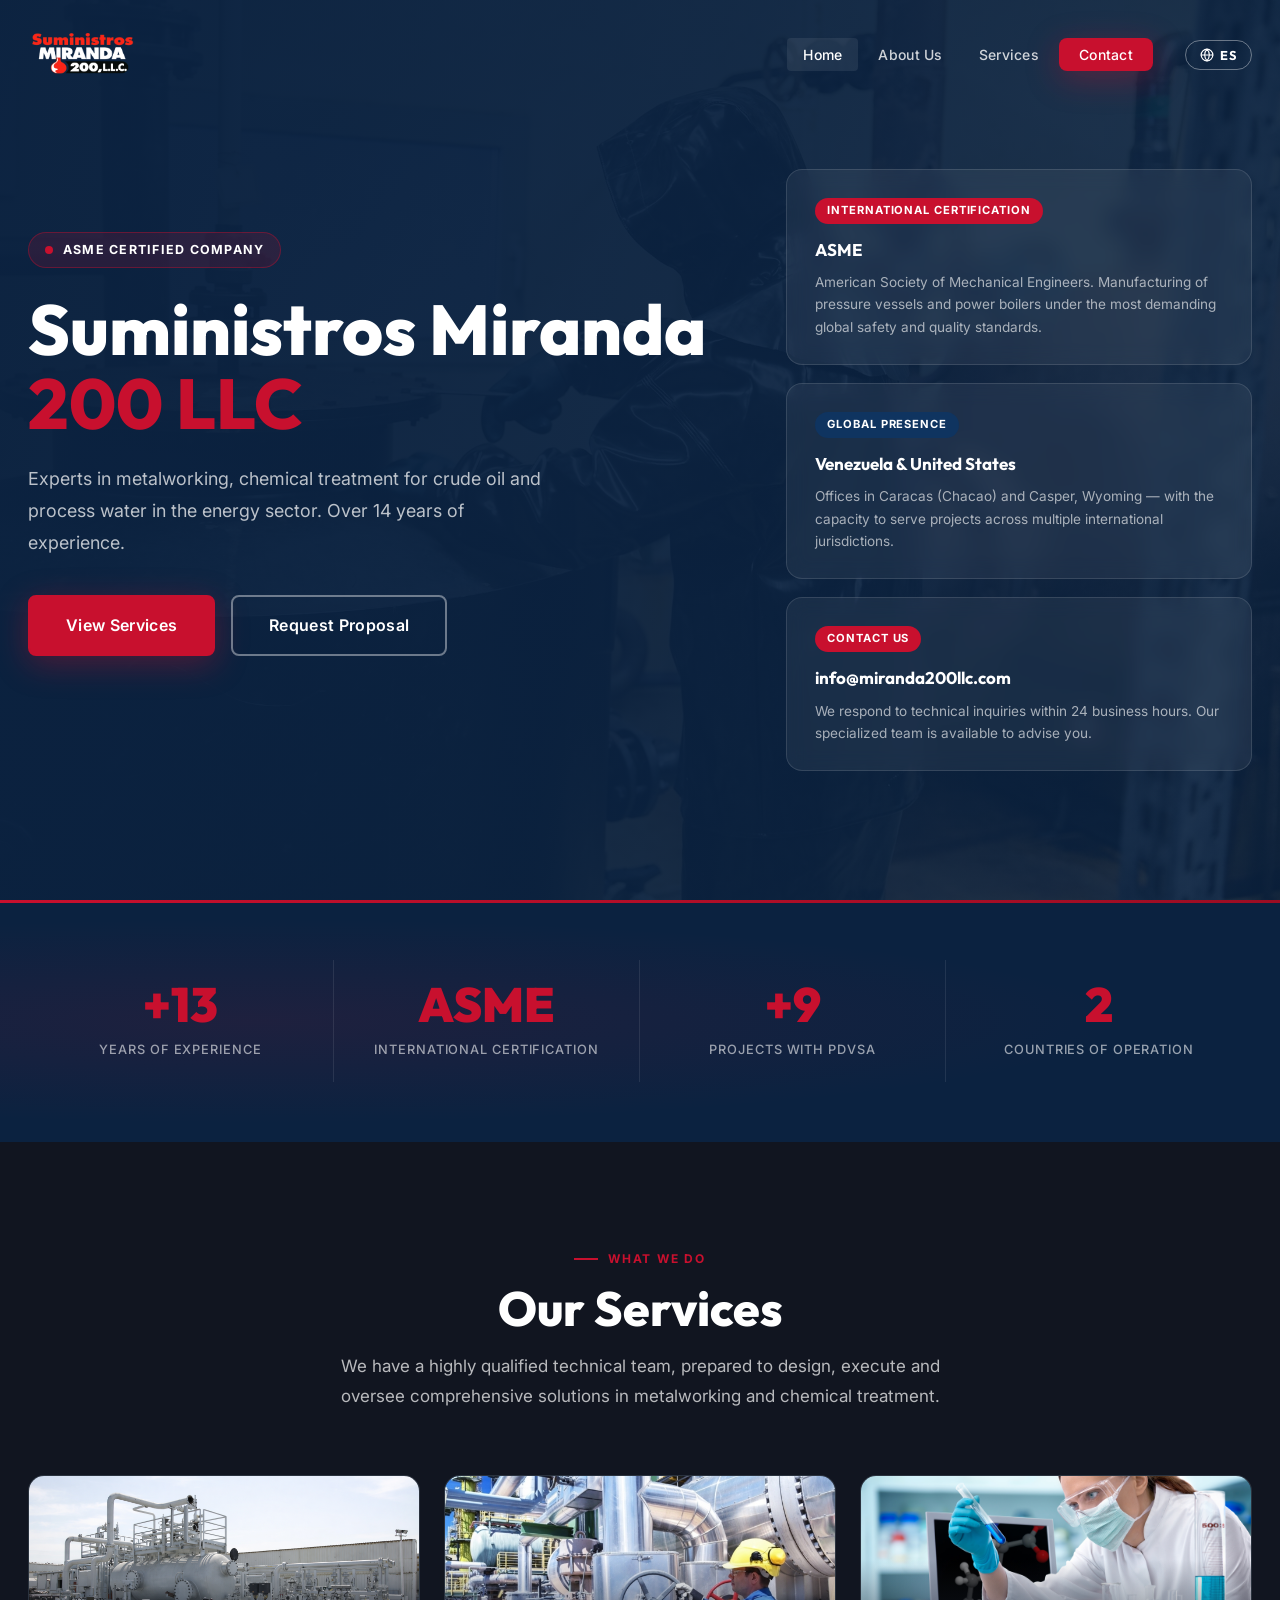
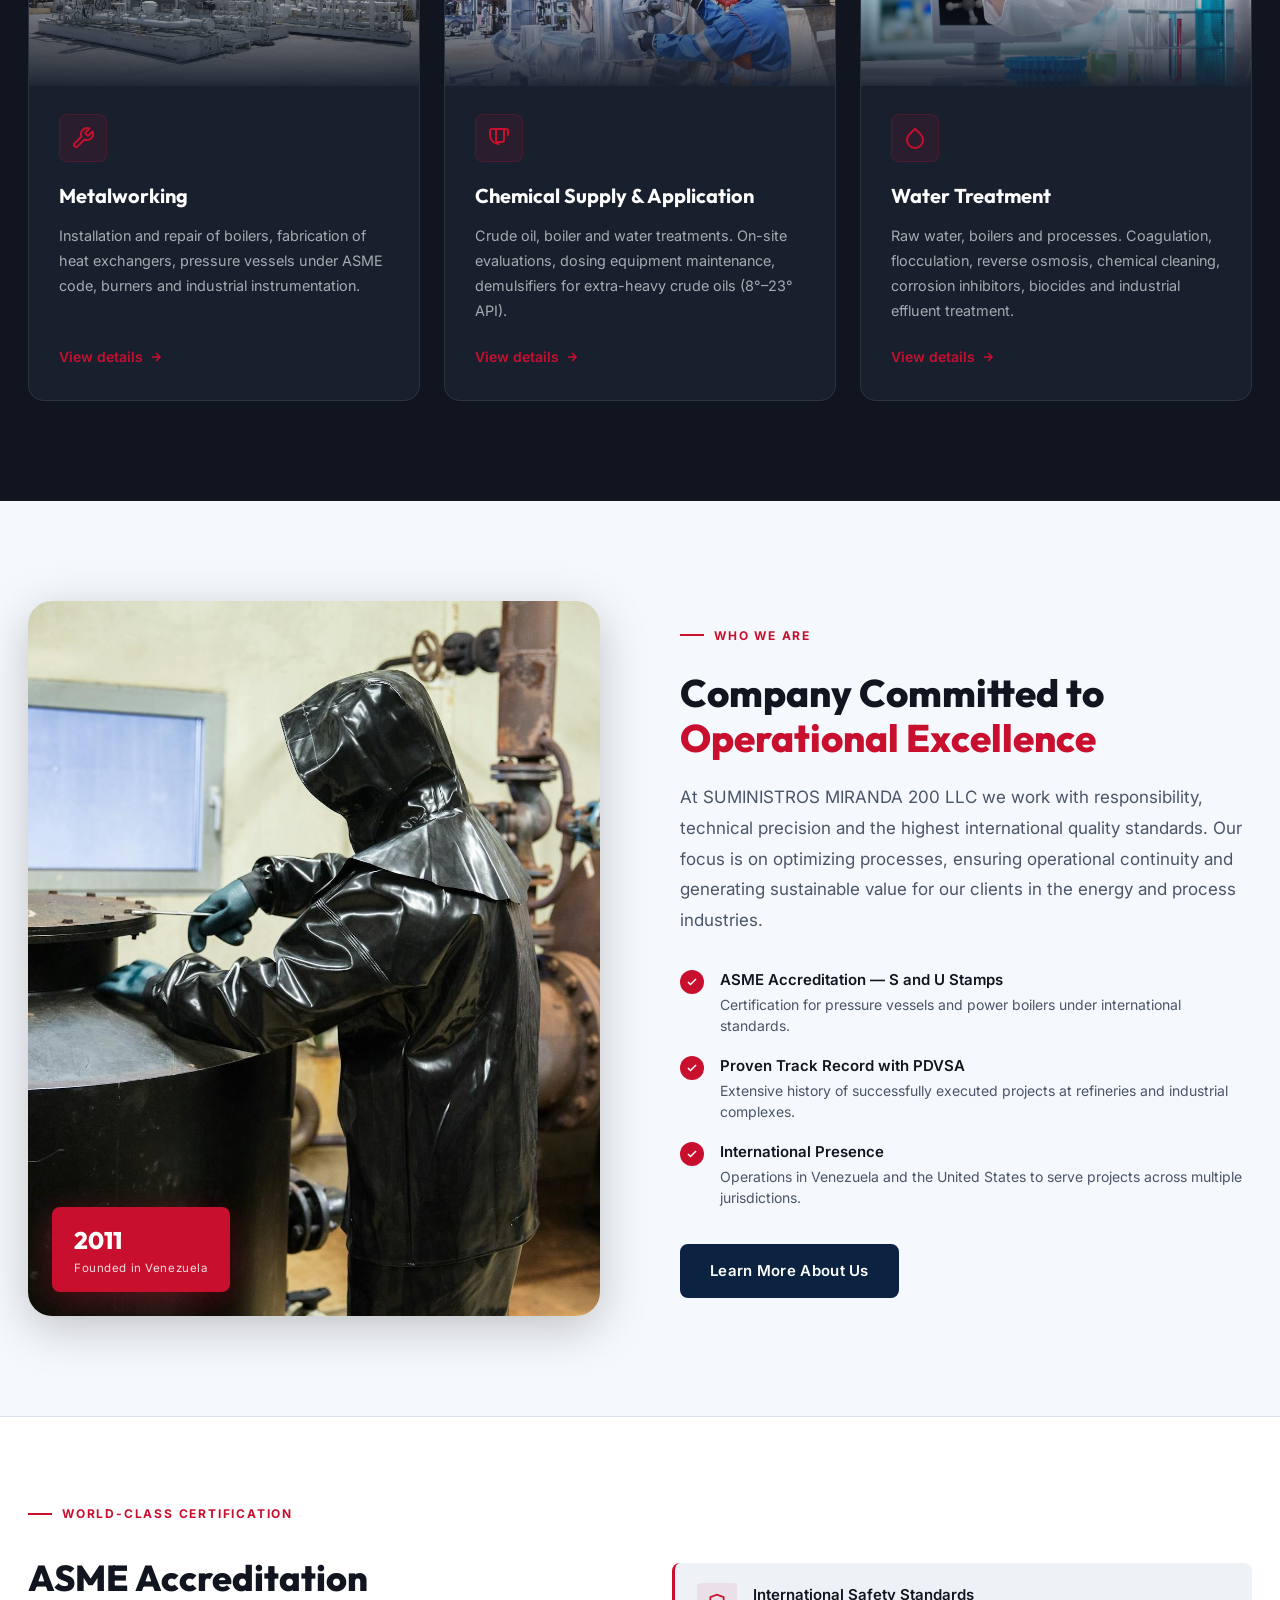
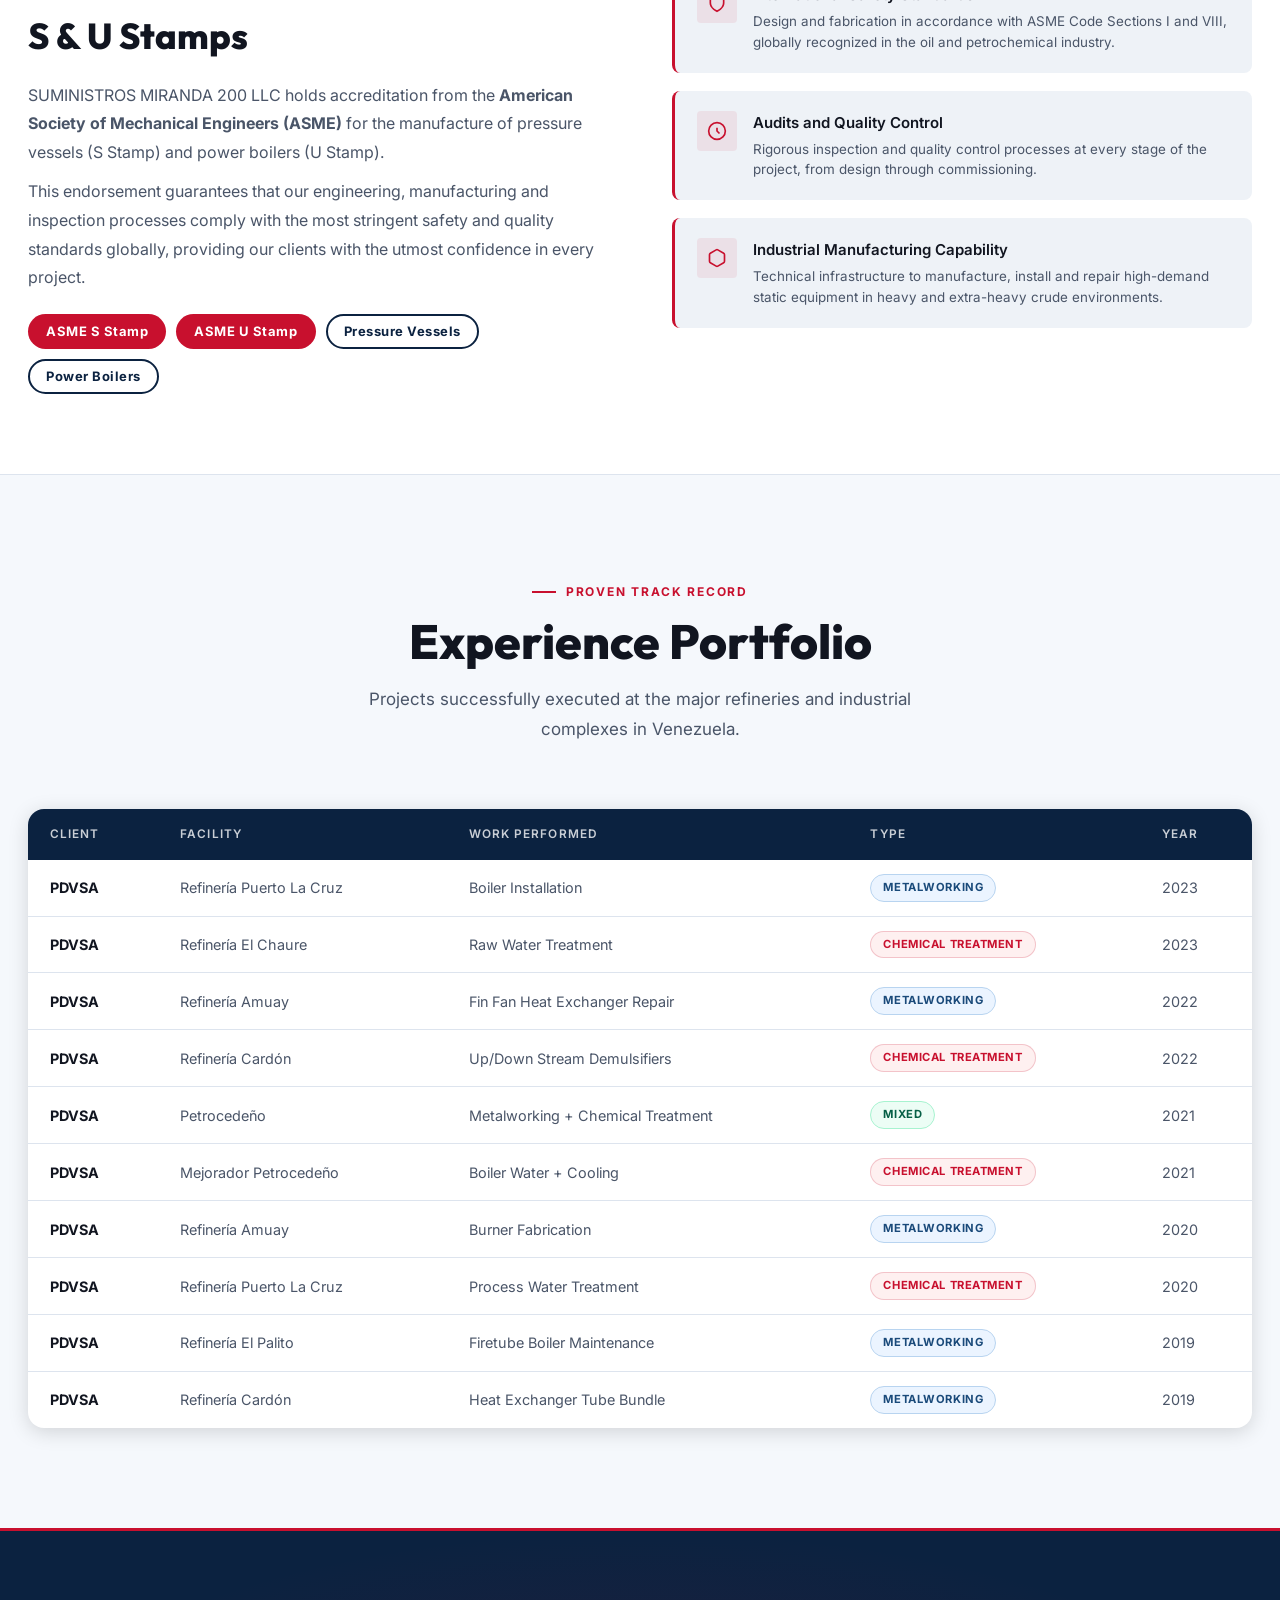
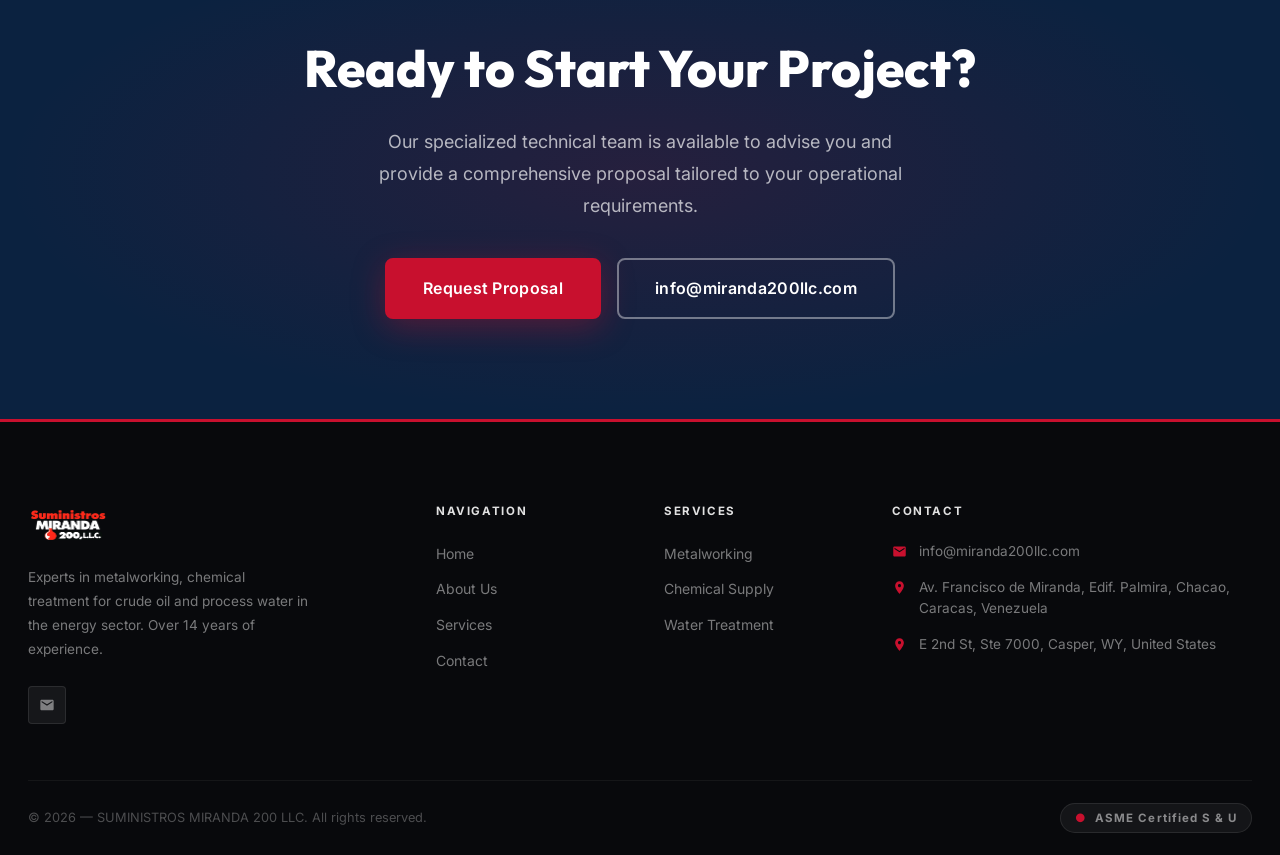
<file: index.html>
<!DOCTYPE html>
<html lang="es">

<head>
  <meta charset="UTF-8">
  <meta name="viewport" content="width=device-width, initial-scale=1.0">
  <meta name="description"
    content="Suministros Miranda 200 LLC — Soluciones integrales de ingeniería para la industria energética. Metalmecánica ASME, tratamiento químico de aguas y calderas. Proveedor calificado PDVSA.">
  <title>Suministros Miranda 200 LLC — Soluciones Integrales Industriales</title>
  <link rel="icon" type="image/png" href="IMAGENES/favicon.png">
  <link rel="stylesheet" href="css/styles.css">
  <link rel="preconnect" href="https://fonts.googleapis.com">
  <link rel="preconnect" href="https://fonts.gstatic.com" crossorigin>
  <link
    href="https://fonts.googleapis.com/css2?family=Inter:wght@300;400;500;600;700;800&family=Outfit:wght@300;400;500;600;700;800;900&display=swap"
    rel="stylesheet">
</head>

<body>

  <!-- ═══ NAVIGATION ═══ -->
  <nav class="navbar" id="navbar">
    <div class="nav-container">
      <a href="index.html" class="nav-logo">
        <img src="IMAGENES/logoSinFondo3.png" alt="Suministros Miranda 200 LLC" class="logo-img"
          onerror="this.style.display='none';this.nextElementSibling.style.display='block'">
        <span class="logo-text-fallback" style="display:none;">SUMINISTROS MIRANDA 200</span>
      </a>
      <button class="nav-toggle" id="navToggle" aria-label="Abrir menú">
        <span></span><span></span><span></span>
      </button>
      <ul class="nav-menu" id="navMenu">
        <li><a href="index.html" class="nav-link active" data-i18n="nav.home">Inicio</a></li>
        <li><a href="nosotros.html" class="nav-link" data-i18n="nav.about">Nosotros</a></li>
        <li><a href="servicios.html" class="nav-link" data-i18n="nav.services">Servicios</a></li>
        <li><a href="contacto.html" class="nav-link btn-red" data-i18n="nav.contact">Contacto</a></li>
      </ul>
      <button class="lang-toggle" id="langToggle" aria-label="Switch language">
        <svg viewBox="0 0 24 24" fill="none" stroke="currentColor" stroke-width="2" stroke-linecap="round"
          stroke-linejoin="round">
          <circle cx="12" cy="12" r="10" />
          <line x1="2" y1="12" x2="22" y2="12" />
          <path d="M12 2a15.3 15.3 0 0 1 4 10 15.3 15.3 0 0 1-4 10 15.3 15.3 0 0 1-4-10 15.3 15.3 0 0 1 4-10z" />
        </svg>
        <span id="langLabel">EN</span>
      </button>
    </div>
  </nav>

  <!-- ═══ HERO ═══ -->
  <section class="hero" id="hero">
    <div class="hero-particles" id="particles-js"></div>
    <div class="hero-bg" style="background-image:url('IMAGENES/trabajador-de-caldera-editado.jpg');"></div>
    <div class="hero-overlay"></div>

    <div class="hero-content">
      <!-- Left: Text -->
      <div class="hero-text">
        <div class="hero-badge">
          <span class="badge-dot"></span>
          <span data-i18n="hero.badge">Empresa Con Certificación ASME</span>
        </div>

        <h1 class="hero-title">
          Suministros Miranda<br> <span class="accent">200 LLC</span><br>
        </h1>

        <p class="hero-desc" data-i18n="hero.desc">
          Expertos en metalmecánica, Tratamiento químico para crudo y aguas de procesos del sector energético. Más de 14
          años
          de trayectoria.
        </p>

        <div class="hero-actions">
          <a href="servicios.html" class="btn btn-red btn-lg" data-i18n="hero.btn-services">Ver Servicios</a>
          <a href="contacto.html" class="btn btn-outline-white btn-lg" data-i18n="hero.btn-proposal">Solicitar
            Propuesta</a>
        </div>


      </div>

      <!-- Right: Info Cards -->
      <div class="hero-panel">
        <div class="hero-cert-card">
          <span class="cert-badge-pill red" data-i18n="hero.cert1-badge">Certificación Internacional</span>
          <h4>ASME</h4>
          <p data-i18n="hero.cert1-desc">American Society of Mechanical Engineers. Manufactura de recipientes a presión
            y calderas de potencia bajo
            los más exigentes estándares globales de seguridad y calidad.</p>
        </div>
        <div class="hero-cert-card">
          <span class="cert-badge-pill navy" data-i18n="hero.cert2-badge">Presencia Global</span>
          <h4 data-i18n="hero.cert2-title">Venezuela &amp; Estados Unidos</h4>
          <p data-i18n="hero.cert2-desc">Oficinas en Caracas (Chacao) y Casper, Wyoming — con capacidad para atender
            proyectos en múltiples
            jurisdicciones internacionales.</p>
        </div>
        <div class="hero-cert-card">
          <span class="cert-badge-pill red" data-i18n="hero.cert3-badge">Contáctenos</span>
          <h4>info@miranda200llc.com</h4>
          <p data-i18n="hero.cert3-desc">Respondemos consultas técnicas en menos de 24 horas hábiles. Nuestro equipo
            especializado está disponible
            para asesorarle.</p>
        </div>
      </div>
    </div>

  </section>

  <!-- ═══ NUMBERS BAR ═══ -->
  <section class="numbers-section">
    <div class="container">
      <div class="numbers-grid">
        <div class="number-item">
          <span class="number-value" data-target="14" data-prefix="+">+14</span>
          <span class="number-label" data-i18n="stats.years">Años de Experiencia</span>
        </div>
        <div class="number-item">
          <span class="number-value">ASME</span>
          <span class="number-label" data-i18n="stats.cert">Certificación Internacional</span>
        </div>
        <div class="number-item">
          <span class="number-value" data-target="10" data-prefix="+">+10</span>
          <span class="number-label" data-i18n="stats.pdvsa">Proyectos con PDVSA</span>
        </div>
        <div class="number-item">
          <span class="number-value" data-target="2">2</span>
          <span class="number-label" data-i18n="stats.countries">Países de Operación</span>
        </div>
      </div>
    </div>
  </section>

  <!-- ═══ SERVICES ═══ -->
  <section class="services-section section" id="servicios">
    <div class="container">
      <div class="section-header">
        <div class="section-label" data-i18n="idx-svc.label">Lo Que Hacemos</div>
        <h2 class="section-title on-dark" data-i18n="idx-svc.title">Nuestros Servicios</h2>
        <p class="section-desc on-dark" data-i18n="idx-svc.desc">
          Contamos con un equipo técnico altamente calificado, preparado para diseñar,
          ejecutar y supervisar soluciones integrales en metalmecánica y tratamiento químico.
        </p>
      </div>

      <div class="services-grid">

        <!-- Metalmecánica -->
        <div class="service-card animate-fade-up">
          <div class="service-card-img">
            <img src="IMAGENES/unidad-industrial.png" alt="Metalmecánica industrial"
              onerror="this.parentElement.style.background='var(--navy-mid)'">
          </div>
          <div class="service-card-body">
            <div class="service-card-icon">
              <svg xmlns="http://www.w3.org/2000/svg" viewBox="0 0 24 24" fill="none" stroke="currentColor"
                stroke-width="2" stroke-linecap="round" stroke-linejoin="round">
                <path
                  d="M14.7 6.3a1 1 0 0 0 0 1.4l1.6 1.6a1 1 0 0 0 1.4 0l3.77-3.77a6 6 0 0 1-7.94 7.94l-6.91 6.91a2.12 2.12 0 0 1-3-3l6.91-6.91a6 6 0 0 1 7.94-7.94l-3.76 3.76z" />
              </svg>
            </div>
            <h3 data-i18n="idx-svc.metal.title">Metalmecánica</h3>
            <p data-i18n="idx-svc.metal.desc">Instalación y reparación de calderas, fabricación de intercambiadores de
              calor, recipientes a presión
              bajo norma ASME, quemadores e instrumentación industrial.</p>
            <a href="servicios.html#metalmecanica" class="service-link">
              <span data-i18n="idx-svc.metal.link">Ver detalles</span>
              <svg viewBox="0 0 24 24" fill="none" stroke="currentColor" stroke-width="2.5">
                <path d="M5 12h14M12 5l7 7-7 7" />
              </svg>
            </a>
          </div>
        </div>

        <!-- Suministro Químico -->
        <div class="service-card animate-fade-up" style="animation-delay:0.12s;">
          <div class="service-card-img">
            <img src="IMAGENES/industria-quimica.jpg" alt="Suministro y aplicación química"
              onerror="this.parentElement.style.background='var(--navy-mid)'">
          </div>
          <div class="service-card-body">
            <div class="service-card-icon">
              <svg xmlns="http://www.w3.org/2000/svg" viewBox="0 0 24 24" fill="none" stroke="currentColor"
                stroke-width="2" stroke-linecap="round" stroke-linejoin="round">
                <path
                  d="M9 3H5a2 2 0 0 0-2 2v4m6-6h10a2 2 0 0 1 2 2v4M9 3v11a2 2 0 0 0 2 2h4a2 2 0 0 0 2-2V3M3 9a9 9 0 0 0 9 9" />
              </svg>
            </div>
            <h3 data-i18n="idx-svc.chem.title">Suministro y Aplicación Química</h3>
            <p data-i18n="idx-svc.chem.desc">Tratamientos de crudos, calderas y aguas. Evaluaciones in situ,
              mantenimiento de equipos de dosificación,
              demulsificantes para crudos extra-pesados (8°-23° API).</p>
            <a href="servicios.html#quimica" class="service-link">
              <span data-i18n="idx-svc.chem.link">Ver detalles</span>
              <svg viewBox="0 0 24 24" fill="none" stroke="currentColor" stroke-width="2.5">
                <path d="M5 12h14M12 5l7 7-7 7" />
              </svg>
            </a>
          </div>
        </div>

        <!-- Tratamiento de Aguas -->
        <div class="service-card animate-fade-up" style="animation-delay:0.24s;">
          <div class="service-card-img">
            <img src="IMAGENES/analisis-rapidos.jpg" alt="Tratamiento de aguas industriales"
              onerror="this.parentElement.style.background='var(--navy-mid)'">
          </div>
          <div class="service-card-body">
            <div class="service-card-icon">
              <svg xmlns="http://www.w3.org/2000/svg" viewBox="0 0 24 24" fill="none" stroke="currentColor"
                stroke-width="2" stroke-linecap="round" stroke-linejoin="round">
                <path d="M12 2.69l5.66 5.66a8 8 0 1 1-11.31 0z" />
              </svg>
            </div>
            <h3 data-i18n="idx-svc.water.title">Tratamiento de Aguas</h3>
            <p data-i18n="idx-svc.water.desc">Agua cruda, calderas y procesos. Coagulación, floculación, ósmosis
              inversa, limpiezas químicas,
              inhibidores de corrosión, biocidas y tratamiento de efluentes industriales.</p>
            <a href="servicios.html#aguas" class="service-link">
              <span data-i18n="idx-svc.water.link">Ver detalles</span>
              <svg viewBox="0 0 24 24" fill="none" stroke="currentColor" stroke-width="2.5">
                <path d="M5 12h14M12 5l7 7-7 7" />
              </svg>
            </a>
          </div>
        </div>

      </div>
    </div>
  </section>

  <!-- ═══ ABOUT TEASER ═══ -->
  <section class="about-section section">
    <div class="container">
      <div class="about-grid">

        <div class="about-image-col animate-fade-up">
          <div class="about-image-wrapper">
            <img src="IMAGENES/trabajador-de-caldera-editado.jpg" alt="Equipo técnico Suministros Miranda 200"
              onerror="this.parentElement.style.background='#d0d5de'">
            <div class="about-badge">
              <span class="about-badge-num">2011</span>
              <span class="about-badge-label" data-i18n="about.badge-label">Fundada en Venezuela</span>
            </div>
          </div>
        </div>

        <div class="about-content animate-fade-up" style="animation-delay:0.15s;">
          <div class="section-label" style="color:var(--red);" data-i18n="about.label">Quiénes Somos</div>
          <h2 data-i18n="about.title">Empresa Comprometida con la <span style="color:var(--red);">Excelencia
              Operacional</span></h2>
          <p class="lead" data-i18n="about.lead">
            En Suministros Miranda 200 LLC trabajamos con responsabilidad, precisión técnica
            y los más altos estándares de calidad internacional. Nuestro enfoque está
            orientado a optimizar procesos, garantizar la continuidad operativa y generar
            valor sostenible para nuestros clientes en la industria energética y de procesos.
          </p>

          <div class="about-highlights">
            <div class="about-highlight-item">
              <div class="about-check">
                <svg viewBox="0 0 24 24" fill="none" stroke="currentColor" stroke-width="3">
                  <path d="M20 6L9 17l-5-5" />
                </svg>
              </div>
              <div>
                <strong data-i18n="about.hl1-title">Acreditación ASME — Sellos S y U</strong>
                <p data-i18n="about.hl1-desc">Certificación para recipientes a presión y calderas de potencia bajo
                  normas internacionales.</p>
              </div>
            </div>
            <div class="about-highlight-item">
              <div class="about-check">
                <svg viewBox="0 0 24 24" fill="none" stroke="currentColor" stroke-width="3">
                  <path d="M20 6L9 17l-5-5" />
                </svg>
              </div>
              <div>
                <strong data-i18n="about.hl2-title">Experiencia Comprobada con PDVSA</strong>
                <p data-i18n="about.hl2-desc">Amplio historial de proyectos ejecutados exitosamente en refinerías y
                  complejos industriales.</p>
              </div>
            </div>
            <div class="about-highlight-item">
              <div class="about-check">
                <svg viewBox="0 0 24 24" fill="none" stroke="currentColor" stroke-width="3">
                  <path d="M20 6L9 17l-5-5" />
                </svg>
              </div>
              <div>
                <strong data-i18n="about.hl3-title">Presencia Internacional</strong>
                <p data-i18n="about.hl3-desc">Operaciones en Venezuela y Estados Unidos para atender proyectos en
                  múltiples jurisdicciones.</p>
              </div>
            </div>
          </div>

          <a href="nosotros.html" class="btn btn-navy" data-i18n="about.btn">Conócenos Más</a>
        </div>

      </div>
    </div>
  </section>

  <!-- ═══ CERTIFICATION ═══ -->
  <section class="cert-section">
    <div class="container">
      <div class="cert-grid">

        <div class="cert-text animate-fade-up">
          <div class="section-label" data-i18n="cert.label">Certificación de Clase Mundial</div>
          <h2 data-i18n="cert.title">Acreditación ASME<br>Sellos S &amp; U</h2>
          <p data-i18n="cert.p1">
            Suministros Miranda 200 LLC cuenta con la acreditación de la
            <strong>American Society of Mechanical Engineers (ASME)</strong> para la
            manufactura de recipientes a presión (Sello S) y calderas de potencia (Sello U).
          </p>
          <p data-i18n="cert.p2">
            Este aval garantiza que nuestros procesos de ingeniería, fabricación e inspección
            cumplen con los estándares de seguridad y calidad más exigentes a nivel global,
            brindando a nuestros clientes la máxima confianza en cada proyecto.
          </p>
          <div class="cert-pills">
            <span class="cert-pill solid" data-i18n="cert.pill1">ASME Sello S</span>
            <span class="cert-pill solid" data-i18n="cert.pill2">ASME Sello U</span>
            <span class="cert-pill outline" data-i18n="cert.pill3">Recipientes a Presión</span>
            <span class="cert-pill outline" data-i18n="cert.pill4">Calderas de Potencia</span>
          </div>
        </div>

        <div class="cert-features animate-fade-up" style="animation-delay:0.15s;">
          <div class="cert-feature">
            <div class="cert-feature-icon">
              <svg viewBox="0 0 24 24" fill="none" stroke="currentColor" stroke-width="2">
                <path d="M12 22s8-4 8-10V5l-8-3-8 3v7c0 6 8 10 8 10z" />
              </svg>
            </div>
            <div>
              <h4 data-i18n="cert.f1-title">Estándares Internacionales de Seguridad</h4>
              <p data-i18n="cert.f1-desc">Diseño y fabricación conforme al Código ASME Sección I y VIII, reconocido
                mundialmente en la industria
                petrolera y petroquímica.</p>
            </div>
          </div>
          <div class="cert-feature">
            <div class="cert-feature-icon">
              <svg viewBox="0 0 24 24" fill="none" stroke="currentColor" stroke-width="2">
                <circle cx="12" cy="12" r="10" />
                <path d="M12 8v4l3 3" />
              </svg>
            </div>
            <div>
              <h4 data-i18n="cert.f2-title">Auditorías y Control de Calidad</h4>
              <p data-i18n="cert.f2-desc">Procesos de inspección y control de calidad rigurosos en cada etapa del
                proyecto, desde diseño hasta
                puesta en servicio.</p>
            </div>
          </div>
          <div class="cert-feature">
            <div class="cert-feature-icon">
              <svg viewBox="0 0 24 24" fill="none" stroke="currentColor" stroke-width="2">
                <path
                  d="M21 16V8a2 2 0 0 0-1-1.73l-7-4a2 2 0 0 0-2 0l-7 4A2 2 0 0 0 3 8v8a2 2 0 0 0 1 1.73l7 4a2 2 0 0 0 2 0l7-4A2 2 0 0 0 21 16z" />
              </svg>
            </div>
            <div>
              <h4 data-i18n="cert.f3-title">Capacidad de Fabricación Industrial</h4>
              <p data-i18n="cert.f3-desc">Infraestructura técnica para fabricar, instalar y reparar equipos estáticos de
                alta exigencia en
                entornos de crudo pesado y extrapesado.</p>
            </div>
          </div>
        </div>

      </div>
    </div>
  </section>

  <!-- ═══ PORTFOLIO TABLE ═══ -->
  <section class="portfolio-section section" id="portafolio">
    <div class="container">
      <div class="section-header">
        <div class="section-label" style="color:var(--red);" data-i18n="port.label">Trayectoria Comprobada</div>
        <h2 class="section-title on-light" data-i18n="port.title">Portafolio de Experiencias</h2>
        <p class="section-desc on-light" data-i18n="port.desc">
          Proyectos ejecutados con éxito en las principales refinerías y complejos
          industriales de Venezuela.
        </p>
      </div>

      <div class="portfolio-table-wrapper">
        <table class="portfolio-table" id="portfolioTable">
          <thead>
            <tr>
              <th data-i18n="port.th-client">Cliente</th>
              <th data-i18n="port.th-install">Instalación</th>
              <th data-i18n="port.th-work">Trabajo Realizado</th>
              <th data-i18n="port.th-type">Tipo</th>
              <th data-i18n="port.th-year">Año</th>
            </tr>
          </thead>
          <tbody>
            <tr>
              <td>PDVSA</td>
              <td>Refinería Puerto La Cruz</td>
              <td data-i18n="port.row1-work">Instalación de Calderas</td>
              <td><span class="tag-metal" data-i18n="tag.metal">Metalmecánica</span></td>
              <td>2023</td>
            </tr>
            <tr>
              <td>PDVSA</td>
              <td>Refinería El Chaure</td>
              <td data-i18n="port.row2-work">Tratamiento Agua Cruda</td>
              <td><span class="tag-quim" data-i18n="tag.chem">Tratamiento Químico</span></td>
              <td>2023</td>
            </tr>
            <tr>
              <td>PDVSA</td>
              <td>Refinería Amuay</td>
              <td data-i18n="port.row3-work">Reparación Intercambiadores Fin Fan</td>
              <td><span class="tag-metal" data-i18n="tag.metal">Metalmecánica</span></td>
              <td>2022</td>
            </tr>
            <tr>
              <td>PDVSA</td>
              <td>Refinería Cardón</td>
              <td data-i18n="port.row4-work">Up/Down Stream Demulsificantes</td>
              <td><span class="tag-quim" data-i18n="tag.chem">Tratamiento Químico</span></td>
              <td>2022</td>
            </tr>
            <tr>
              <td>PDVSA</td>
              <td>Petrocedeño</td>
              <td data-i18n="port.row5-work">Metalmecánica + Tratamiento Químico</td>
              <td><span class="tag-mix" data-i18n="tag.mix">Mixto</span></td>
              <td>2021</td>
            </tr>
            <tr>
              <td>PDVSA</td>
              <td>Mejorador Petrocedeño</td>
              <td data-i18n="port.row6-work">Agua de Calderas + Enfriamiento</td>
              <td><span class="tag-quim" data-i18n="tag.chem">Tratamiento Químico</span></td>
              <td>2021</td>
            </tr>
            <tr>
              <td>PDVSA</td>
              <td>Refinería Amuay</td>
              <td data-i18n="port.row7-work">Fabricación de Quemadores</td>
              <td><span class="tag-metal" data-i18n="tag.metal">Metalmecánica</span></td>
              <td>2020</td>
            </tr>
            <tr>
              <td>PDVSA</td>
              <td>Refinería Puerto La Cruz</td>
              <td data-i18n="port.row8-work">Tratamiento Aguas de Proceso</td>
              <td><span class="tag-quim" data-i18n="tag.chem">Tratamiento Químico</span></td>
              <td>2020</td>
            </tr>
            <tr>
              <td>PDVSA</td>
              <td>Refinería El Palito</td>
              <td data-i18n="port.row9-work">Mantenimiento Calderas Pirotubulares</td>
              <td><span class="tag-metal" data-i18n="tag.metal">Metalmecánica</span></td>
              <td>2019</td>
            </tr>
            <tr>
              <td>PDVSA</td>
              <td>Refinería Cardón</td>
              <td data-i18n="port.row10-work">Haz Tubular Intercambiador</td>
              <td><span class="tag-metal" data-i18n="tag.metal">Metalmecánica</span></td>
              <td>2019</td>
            </tr>
          </tbody>
        </table>
      </div>
    </div>
  </section>

  <!-- ═══ CTA ═══ -->
  <section class="cta-section" id="contacto-cta">
    <div class="container">
      <div class="cta-content">
        <h2 data-i18n="cta.index.title">¿Listo para Iniciar su Proyecto?</h2>
        <p data-i18n="cta.index.desc">
          Nuestro equipo técnico especializado está disponible para asesorarle y
          brindarle una propuesta integral adaptada a sus requerimientos operativos.
        </p>
        <div class="cta-actions">
          <a href="contacto.html" class="btn btn-red btn-lg" data-i18n="cta.btn-proposal">Solicitar Propuesta</a>
          <a href="mailto:info@miranda200llc.com" class="btn btn-outline-white btn-lg">info@miranda200llc.com</a>
        </div>
      </div>
    </div>
  </section>

  <!-- ═══ FOOTER ═══ -->
  <footer class="footer">
    <div class="container">
      <div class="footer-grid">

        <div class="footer-brand">
          <img src="IMAGENES/logoSinFondo3.png" alt="Suministros Miranda 200 LLC" class="footer-logo"
            onerror="this.style.display='none'">
          <p data-i18n="footer.desc">Expertos en metalmecánica, Tratamiento químico para crudo y aguas de procesos del
            sector energético. Más de 14 años
            de trayectoria.</p>

          <div class="footer-social">
            <a href="mailto:info@miranda200llc.com" class="social-link" aria-label="Email">
              <svg viewBox="0 0 24 24" fill="currentColor">
                <path
                  d="M20 4H4c-1.1 0-2 .9-2 2v12c0 1.1.9 2 2 2h16c1.1 0 2-.9 2-2V6c0-1.1-.9-2-2-2zm0 4l-8 5-8-5V6l8 5 8-5v2z" />
              </svg>
            </a>
          </div>
        </div>

        <div class="footer-col">
          <h4 data-i18n="footer.nav-heading">Navegación</h4>
          <ul>
            <li><a href="index.html" data-i18n="nav.home">Inicio</a></li>
            <li><a href="nosotros.html" data-i18n="nav.about">Nosotros</a></li>
            <li><a href="servicios.html" data-i18n="nav.services">Servicios</a></li>
            <li><a href="contacto.html" data-i18n="nav.contact">Contacto</a></li>
          </ul>
        </div>

        <div class="footer-col">
          <h4 data-i18n="footer.svc-heading">Servicios</h4>
          <ul>
            <li><a href="servicios.html#metalmecanica" data-i18n="footer.svc.metal">Metalmecánica</a></li>
            <li><a href="servicios.html#quimica" data-i18n="footer.svc.chem">Suministro Químico</a></li>
            <li><a href="servicios.html#aguas" data-i18n="footer.svc.water">Tratamiento de Aguas</a></li>
          </ul>
        </div>

        <div class="footer-col">
          <h4 data-i18n="footer.contact-heading">Contacto</h4>
          <div class="footer-contact-item">
            <svg viewBox="0 0 24 24" fill="currentColor">
              <path
                d="M20 4H4c-1.1 0-2 .9-2 2v12c0 1.1.9 2 2 2h16c1.1 0 2-.9 2-2V6c0-1.1-.9-2-2-2zm0 4l-8 5-8-5V6l8 5 8-5v2z" />
            </svg>
            <a href="mailto:info@miranda200llc.com">info@miranda200llc.com</a>
          </div>
          <div class="footer-contact-item">
            <svg viewBox="0 0 24 24" fill="currentColor">
              <path
                d="M12 2C8.13 2 5 5.13 5 9c0 5.25 7 13 7 13s7-7.75 7-13c0-3.87-3.13-7-7-7zm0 9.5c-1.38 0-2.5-1.12-2.5-2.5s1.12-2.5 2.5-2.5 2.5 1.12 2.5 2.5-1.12 2.5-2.5 2.5z" />
            </svg>
            <address>Av. Francisco de Miranda, Edif. Palmira, Chacao, Caracas, Venezuela</address>
          </div>
          <div class="footer-contact-item">
            <svg viewBox="0 0 24 24" fill="currentColor">
              <path
                d="M12 2C8.13 2 5 5.13 5 9c0 5.25 7 13 7 13s7-7.75 7-13c0-3.87-3.13-7-7-7zm0 9.5c-1.38 0-2.5-1.12-2.5-2.5s1.12-2.5 2.5-2.5 2.5 1.12 2.5 2.5-1.12 2.5-2.5 2.5z" />
            </svg>
            <address>E 2nd St, Ste 7000, Casper, WY, United States</address>
          </div>
        </div>

      </div>

      <div class="footer-bottom">
        <p data-i18n="footer.copyright">© 2026 — SUMINISTROS MIRANDA 200 LLC. Todos los derechos reservados.</p>
        <span class="footer-asme"><span class="asme-dot">●</span> ASME Certified S &amp; U</span>
      </div>
    </div>
  </footer>

  <script src="js/translations.js"></script>
  <script src="js/main.js"></script>
</body>

</html>
</file>
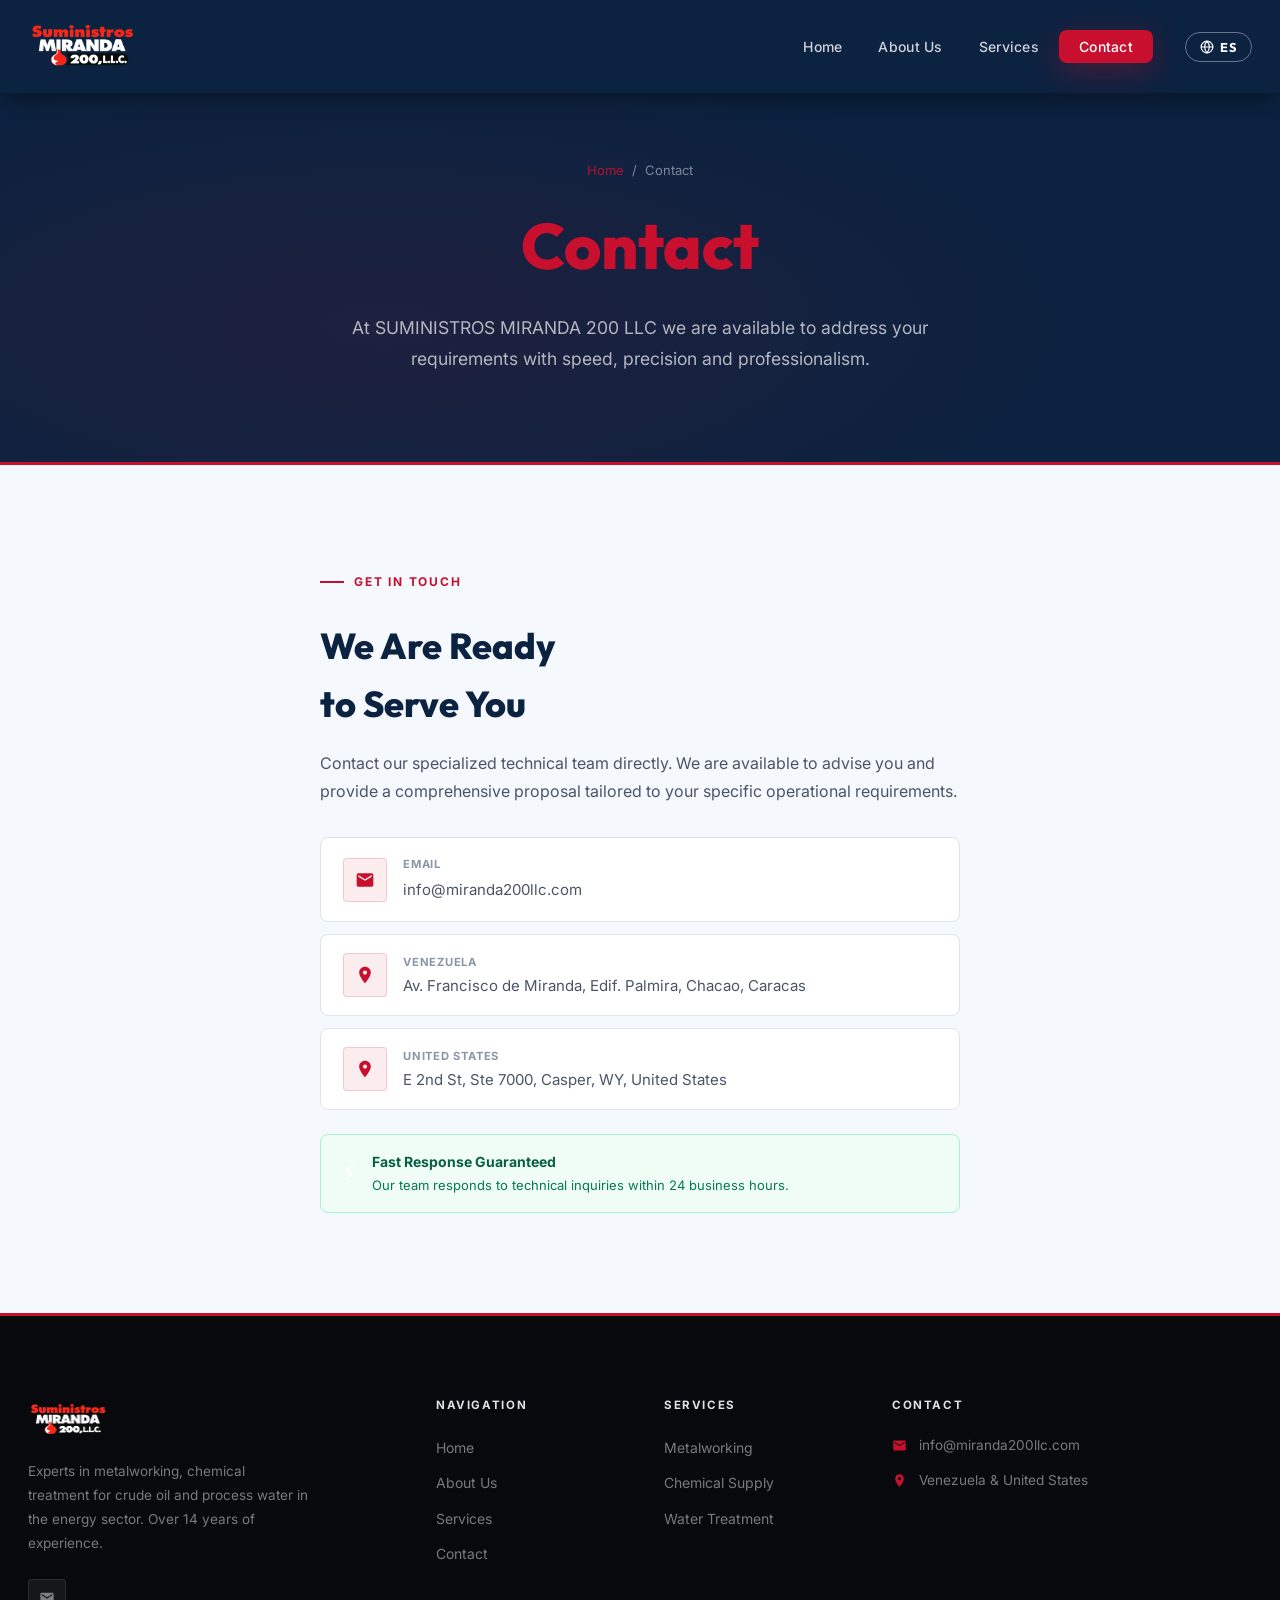
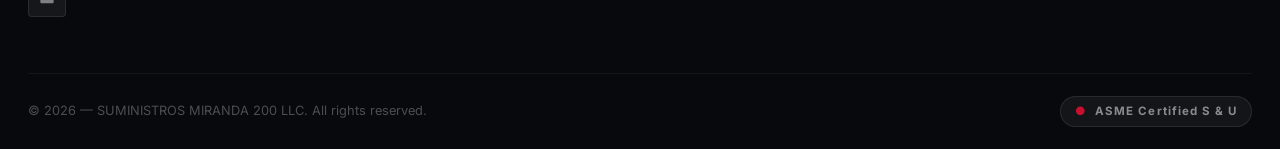
<file: contacto.html>
<!DOCTYPE html>
<html lang="es">

<head>
  <meta charset="UTF-8">
  <meta name="viewport" content="width=device-width, initial-scale=1.0">
  <meta name="description"
    content="Contacto — Suministros Miranda 200 LLC. Comuníquese con nuestro equipo técnico especializado para asesoramiento y propuestas de proyectos industriales.">
  <title>Contacto — Suministros Miranda 200 LLC</title>
  <link rel="icon" type="image/png" href="IMAGENES/favicon.png">
  <link rel="stylesheet" href="css/styles.css">
  <link rel="preconnect" href="https://fonts.googleapis.com">
  <link rel="preconnect" href="https://fonts.gstatic.com" crossorigin>
  <link
    href="https://fonts.googleapis.com/css2?family=Inter:wght@300;400;500;600;700;800&family=Outfit:wght@300;400;500;600;700;800;900&display=swap"
    rel="stylesheet">
</head>

<body>

  <!-- ═══ NAVIGATION ═══ -->
  <nav class="navbar solid" id="navbar">
    <div class="nav-container">
      <a href="index.html" class="nav-logo">
        <img src="IMAGENES/logoSinFondo3.png" alt="Suministros Miranda 200 LLC" class="logo-img"
          onerror="this.style.display='none';this.nextElementSibling.style.display='block'">
        <span class="logo-text-fallback" style="display:none;">SUMINISTROS MIRANDA 200</span>
      </a>
      <button class="nav-toggle" id="navToggle" aria-label="Abrir menú">
        <span></span><span></span><span></span>
      </button>
      <ul class="nav-menu" id="navMenu">
        <li><a href="index.html" class="nav-link" data-i18n="nav.home">Inicio</a></li>
        <li><a href="nosotros.html" class="nav-link" data-i18n="nav.about">Nosotros</a></li>
        <li><a href="servicios.html" class="nav-link" data-i18n="nav.services">Servicios</a></li>
        <li><a href="contacto.html" class="nav-link btn-red active" data-i18n="nav.contact">Contacto</a></li>
      </ul>
      <button class="lang-toggle" id="langToggle" aria-label="Switch language">
        <svg viewBox="0 0 24 24" fill="none" stroke="currentColor" stroke-width="2" stroke-linecap="round"
          stroke-linejoin="round">
          <circle cx="12" cy="12" r="10" />
          <line x1="2" y1="12" x2="22" y2="12" />
          <path d="M12 2a15.3 15.3 0 0 1 4 10 15.3 15.3 0 0 1-4 10 15.3 15.3 0 0 1-4-10 15.3 15.3 0 0 1 4-10z" />
        </svg>
        <span id="langLabel">EN</span>
      </button>
    </div>
  </nav>

  <!-- ═══ PAGE HEADER ═══ -->
  <section class="page-header">
    <div class="container">
      <div class="breadcrumb">
        <a href="index.html" data-i18n="nav.home">Inicio</a>
        <span>/</span>
        <span data-i18n="ctc.breadcrumb">Contacto</span>
      </div>
      <h1 data-i18n="ctc.ph-title"><span style="color:var(--red);">Contacto</span></h1>
      <p data-i18n="ctc.ph-desc">En Suministros Miranda 200 LLC estamos disponibles para atender sus requerimientos con
        rapidez, precisión y profesionalismo.</p>
    </div>
  </section>

  <!-- ═══ CONTACT SECTION ═══ -->
  <section class="contact-section section">
    <div class="container">
      <div class="contact-grid">

        <!-- ── Info Column ── -->
        <div class="contact-info">
          <div class="section-label" style="color:var(--red);" data-i18n="ctc.info-label">Comuníquese con Nosotros</div>
          <h2 data-i18n="ctc.info-title">Estamos Listos<br>para Atenderle</h2>
          <p class="lead" data-i18n="ctc.info-lead">
            Comuníquese directamente con nuestro equipo técnico especializado.
            Estamos disponibles para asesorarle y brindarle una propuesta integral
            adaptada a sus requerimientos operativos específicos.
          </p>

          <div class="contact-cards">

            <div class="contact-card">
              <div class="contact-card-icon">
                <svg viewBox="0 0 24 24" fill="currentColor">
                  <path
                    d="M20 4H4c-1.1 0-2 .9-2 2v12c0 1.1.9 2 2 2h16c1.1 0 2-.9 2-2V6c0-1.1-.9-2-2-2zm0 4l-8 5-8-5V6l8 5 8-5v2z" />
                </svg>
              </div>
              <div>
                <div class="contact-card-label" data-i18n="ctc.card1-label">Correo Electrónico</div>
                <a href="mailto:info@miranda200llc.com" class="contact-card-value">info@miranda200llc.com</a>
              </div>
            </div>

            <div class="contact-card">
              <div class="contact-card-icon">
                <svg viewBox="0 0 24 24" fill="currentColor">
                  <path
                    d="M12 2C8.13 2 5 5.13 5 9c0 5.25 7 13 7 13s7-7.75 7-13c0-3.87-3.13-7-7-7zm0 9.5c-1.38 0-2.5-1.12-2.5-2.5s1.12-2.5 2.5-2.5 2.5 1.12 2.5 2.5-1.12 2.5-2.5 2.5z" />
                </svg>
              </div>
              <div>
                <div class="contact-card-label" data-i18n="ctc.card3-label">Venezuela</div>
                <address class="contact-card-value">Av. Francisco de Miranda, Edif. Palmira, Chacao, Caracas</address>
              </div>
            </div>

            <div class="contact-card">
              <div class="contact-card-icon">
                <svg viewBox="0 0 24 24" fill="currentColor">
                  <path
                    d="M12 2C8.13 2 5 5.13 5 9c0 5.25 7 13 7 13s7-7.75 7-13c0-3.87-3.13-7-7-7zm0 9.5c-1.38 0-2.5-1.12-2.5-2.5s1.12-2.5 2.5-2.5 2.5 1.12 2.5 2.5-1.12 2.5-2.5 2.5z" />
                </svg>
              </div>
              <div>
                <div class="contact-card-label" data-i18n="ctc.card4-label">United States</div>
                <address class="contact-card-value">E 2nd St, Ste 7000, Casper, WY, United States</address>
              </div>
            </div>

          </div>

          <div class="response-badge">
            <div class="response-badge-icon">⚡</div>
            <div>
              <h4 data-i18n="ctc.response-title">Respuesta Rápida Garantizada</h4>
              <p data-i18n="ctc.response-desc">Nuestro equipo responde consultas técnicas en menos de 24 horas hábiles.
              </p>
            </div>
          </div>
        </div>


      </div>
    </div>
  </section>

  <!-- ═══ FOOTER ═══ -->
  <footer class="footer">
    <div class="container">
      <div class="footer-grid">
        <div class="footer-brand">
          <img src="IMAGENES/logoSinFondo3.png" alt="Suministros Miranda 200 LLC" class="footer-logo"
            onerror="this.style.display='none'">
          <p data-i18n="footer.desc">Empresa de ingeniería industrial especializada en metalmecánica, suministro químico
            y tratamiento de aguas para el sector energético.</p>
          <div class="footer-social">
            <a href="mailto:info@miranda200llc.com" class="social-link" aria-label="Email"><svg viewBox="0 0 24 24"
                fill="currentColor">
                <path
                  d="M20 4H4c-1.1 0-2 .9-2 2v12c0 1.1.9 2 2 2h16c1.1 0 2-.9 2-2V6c0-1.1-.9-2-2-2zm0 4l-8 5-8-5V6l8 5 8-5v2z" />
              </svg></a>
          </div>
        </div>
        <div class="footer-col">
          <h4 data-i18n="footer.nav-heading">Navegación</h4>
          <ul>
            <li><a href="index.html" data-i18n="nav.home">Inicio</a></li>
            <li><a href="nosotros.html" data-i18n="nav.about">Nosotros</a></li>
            <li><a href="servicios.html" data-i18n="nav.services">Servicios</a></li>
            <li><a href="contacto.html" data-i18n="nav.contact">Contacto</a></li>
          </ul>
        </div>
        <div class="footer-col">
          <h4 data-i18n="footer.svc-heading">Servicios</h4>
          <ul>
            <li><a href="servicios.html#metalmecanica" data-i18n="footer.svc.metal">Metalmecánica</a></li>
            <li><a href="servicios.html#quimica" data-i18n="footer.svc.chem">Suministro Químico</a></li>
            <li><a href="servicios.html#aguas" data-i18n="footer.svc.water">Tratamiento de Aguas</a></li>
          </ul>
        </div>
        <div class="footer-col">
          <h4 data-i18n="footer.contact-heading">Contacto</h4>
          <div class="footer-contact-item">
            <svg viewBox="0 0 24 24" fill="currentColor">
              <path
                d="M20 4H4c-1.1 0-2 .9-2 2v12c0 1.1.9 2 2 2h16c1.1 0 2-.9 2-2V6c0-1.1-.9-2-2-2zm0 4l-8 5-8-5V6l8 5 8-5v2z" />
            </svg>
            <a href="mailto:info@miranda200llc.com">info@miranda200llc.com</a>
          </div>
          <div class="footer-contact-item">
            <svg viewBox="0 0 24 24" fill="currentColor">
              <path
                d="M12 2C8.13 2 5 5.13 5 9c0 5.25 7 13 7 13s7-7.75 7-13c0-3.87-3.13-7-7-7zm0 9.5c-1.38 0-2.5-1.12-2.5-2.5s1.12-2.5 2.5-2.5 2.5 1.12 2.5 2.5-1.12 2.5-2.5 2.5z" />
            </svg>
            <address>Venezuela &amp; United States</address>
          </div>
        </div>
      </div>
      <div class="footer-bottom">
        <p data-i18n="footer.copyright">© 2026 — SUMINISTROS MIRANDA 200 LLC. Todos los derechos reservados.</p>
        <span class="footer-asme"><span class="asme-dot">●</span> ASME Certified S &amp; U</span>
      </div>
    </div>
  </footer>

  <script src="js/translations.js"></script>
  <script src="js/main.js"></script>
</body>

</html>
</file>
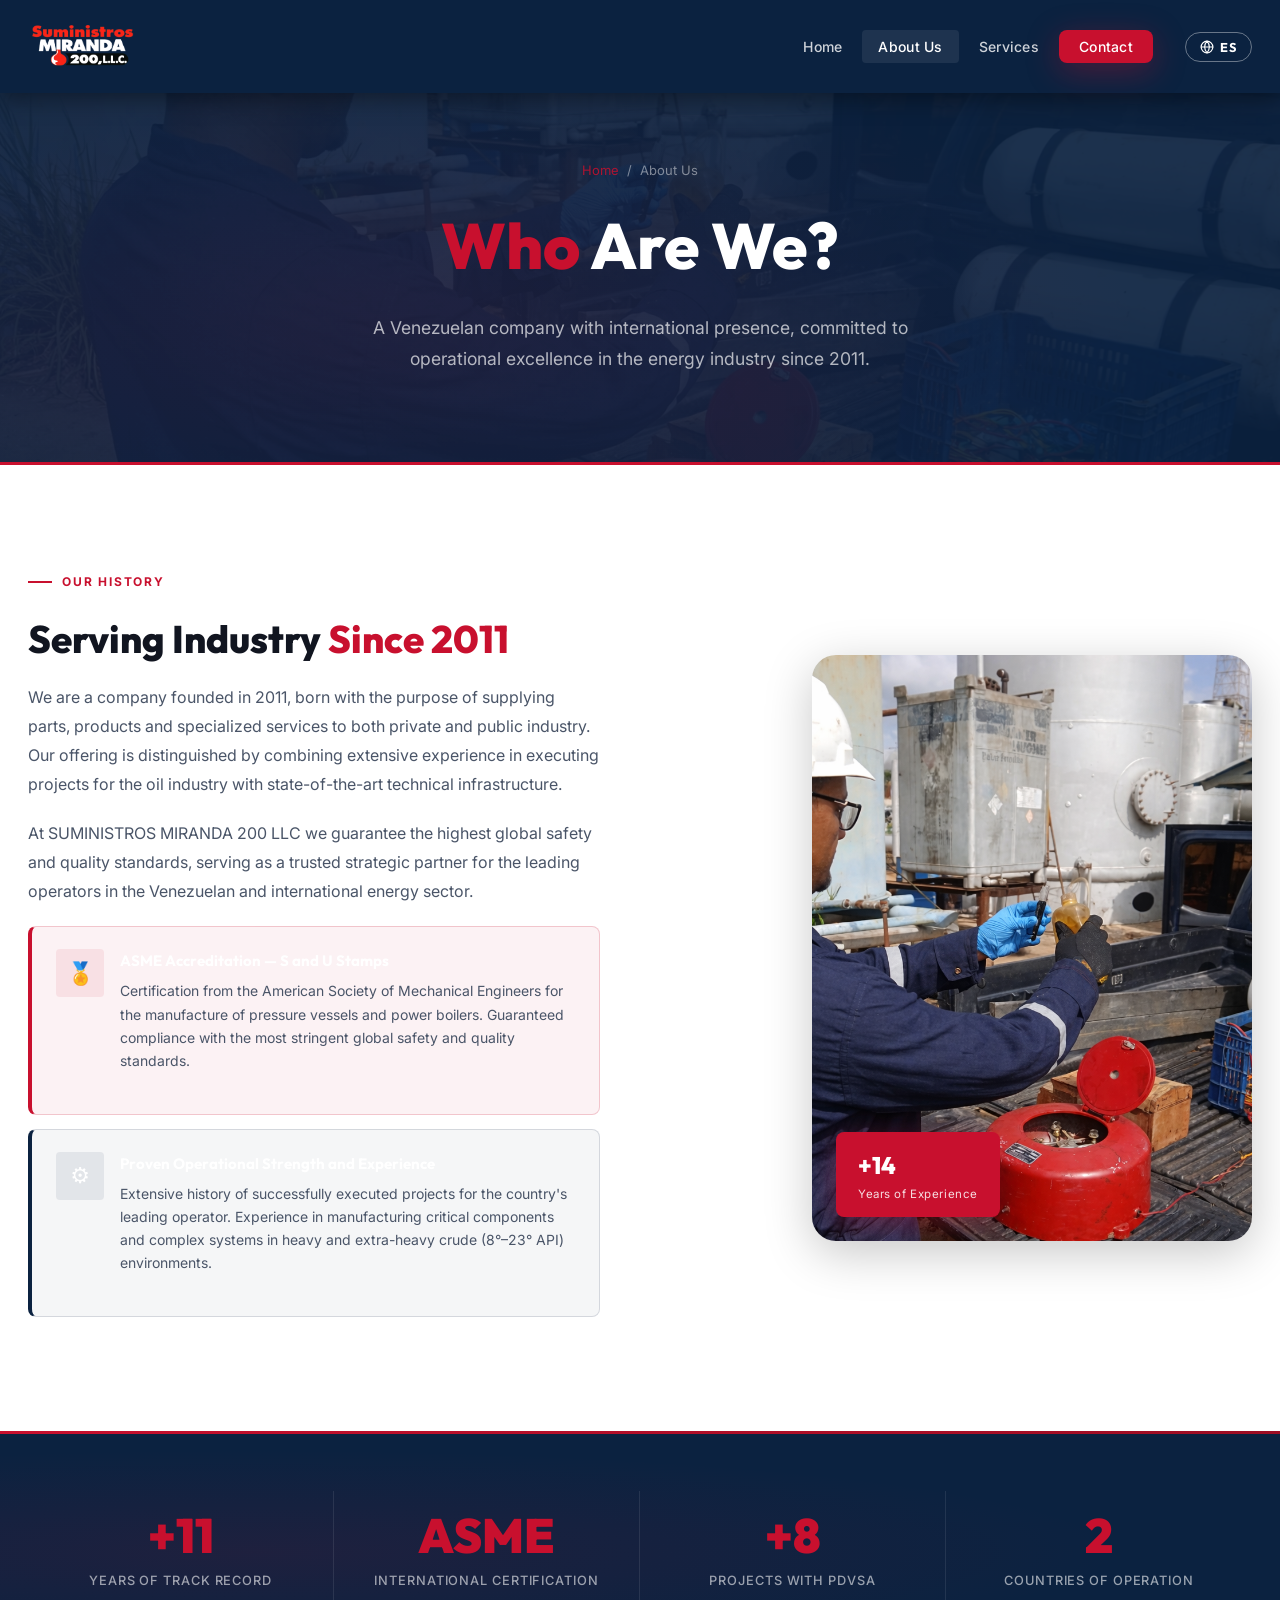
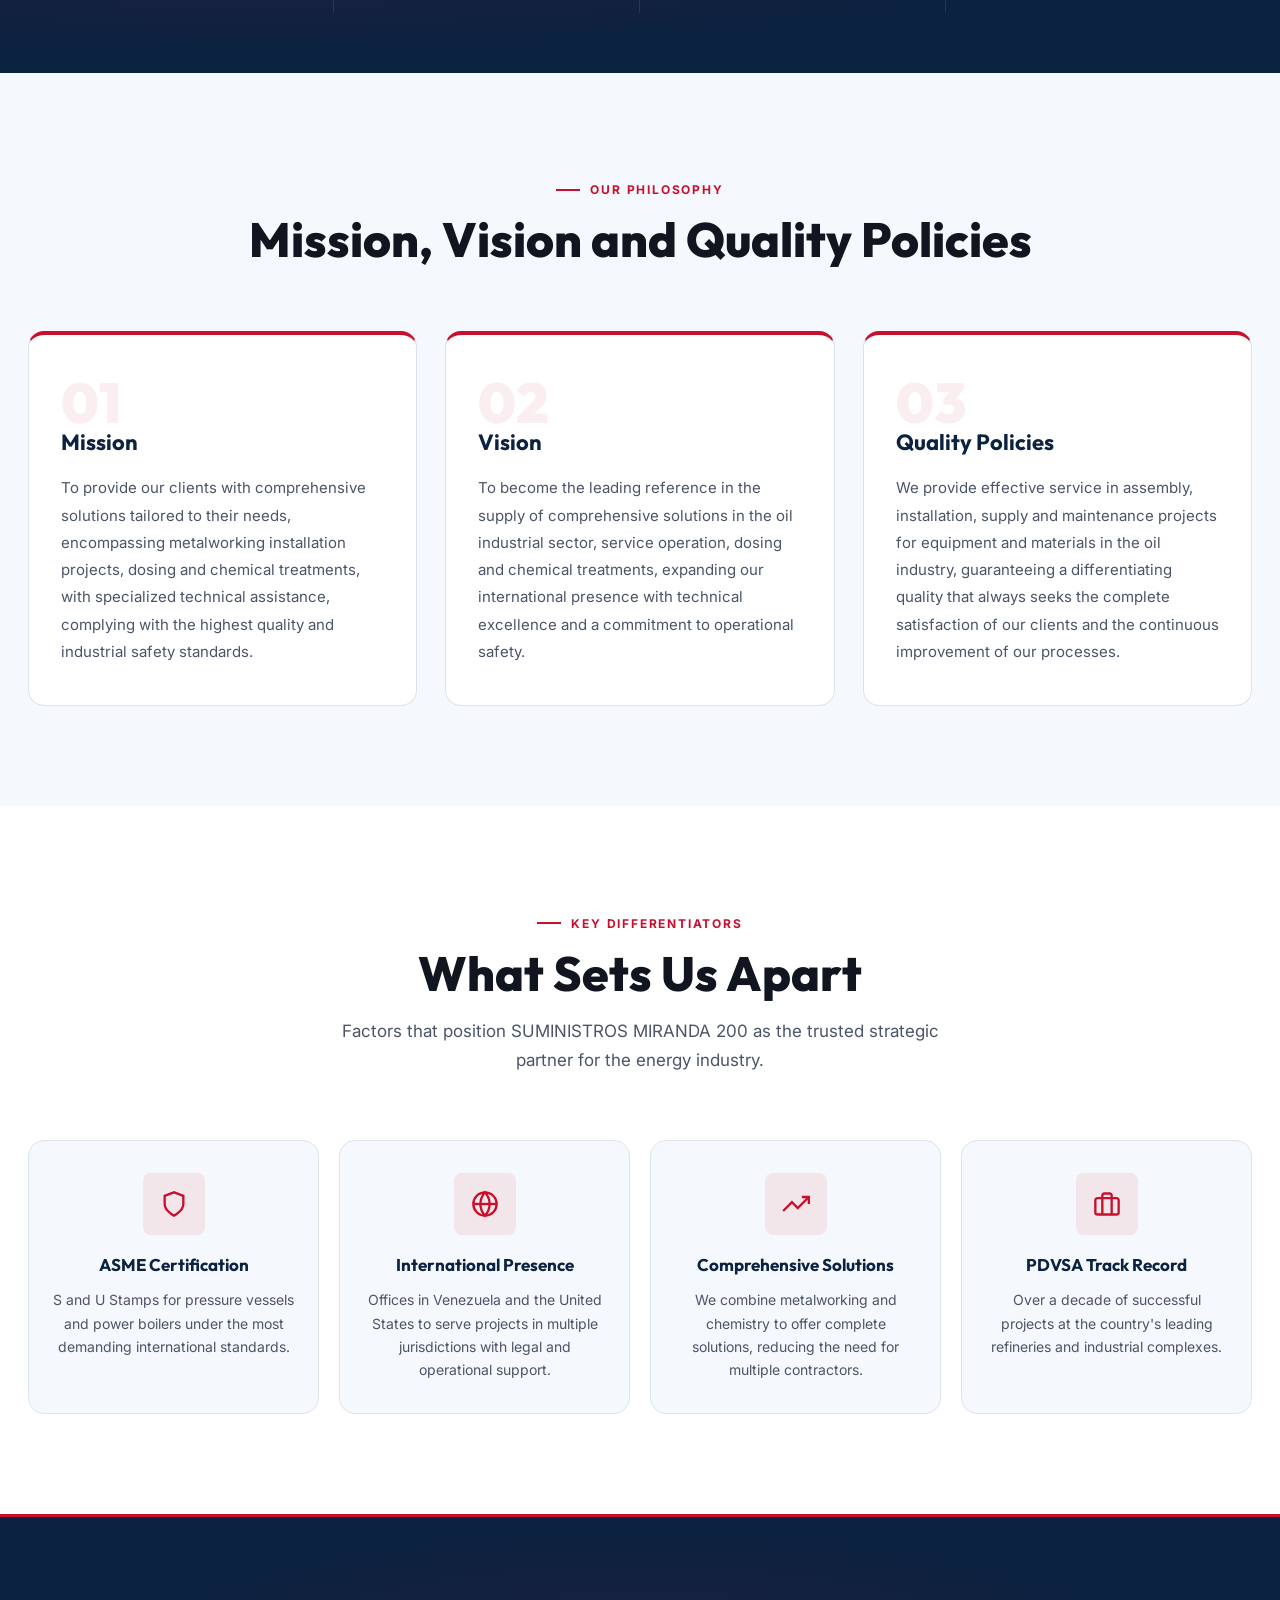
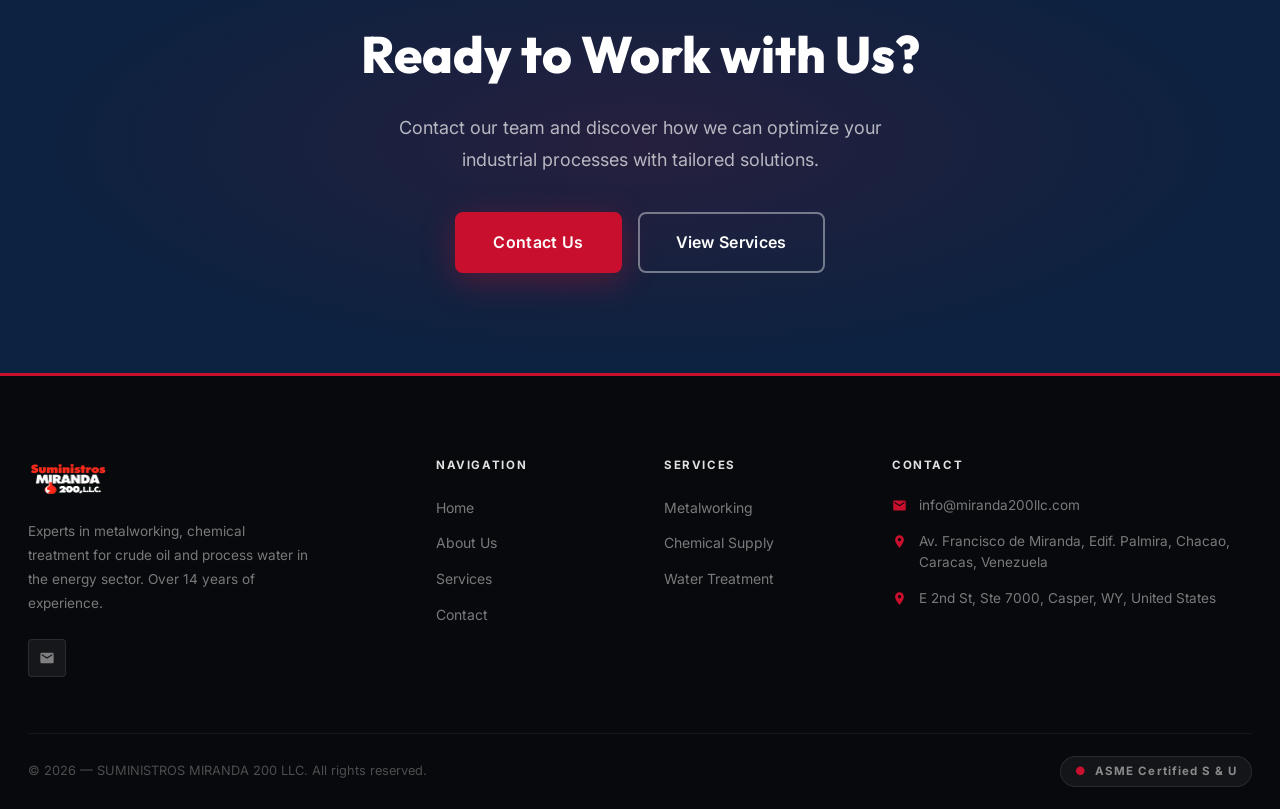
<file: nosotros.html>
<!DOCTYPE html>
<html lang="es">
<head>
  <meta charset="UTF-8">
  <meta name="viewport" content="width=device-width, initial-scale=1.0">
  <meta name="description" content="Nosotros — Suministros Miranda 200 LLC. Empresa fundada en 2011 con certificación ASME, especializada en soluciones integrales para la industria petrolera venezolana e internacional.">
  <title>Nosotros — Suministros Miranda 200 LLC</title>
  <link rel="icon" type="image/png" href="IMAGENES/favicon.png">
  <link rel="stylesheet" href="css/styles.css">
  <link rel="preconnect" href="https://fonts.googleapis.com">
  <link rel="preconnect" href="https://fonts.gstatic.com" crossorigin>
  <link href="https://fonts.googleapis.com/css2?family=Inter:wght@300;400;500;600;700;800&family=Outfit:wght@300;400;500;600;700;800;900&display=swap" rel="stylesheet">
</head>
<body>

  <!-- ═══ NAVIGATION ═══ -->
  <nav class="navbar solid" id="navbar">
    <div class="nav-container">
      <a href="index.html" class="nav-logo">
        <img src="IMAGENES/logoSinFondo3.png" alt="Suministros Miranda 200 LLC" class="logo-img"
             onerror="this.style.display='none';this.nextElementSibling.style.display='block'">
        <span class="logo-text-fallback" style="display:none;">SUMINISTROS MIRANDA 200</span>
      </a>
      <button class="nav-toggle" id="navToggle" aria-label="Abrir menú">
        <span></span><span></span><span></span>
      </button>
      <ul class="nav-menu" id="navMenu">
        <li><a href="index.html"     class="nav-link" data-i18n="nav.home">Inicio</a></li>
        <li><a href="nosotros.html"  class="nav-link active" data-i18n="nav.about">Nosotros</a></li>
        <li><a href="servicios.html" class="nav-link" data-i18n="nav.services">Servicios</a></li>
        <li><a href="contacto.html"  class="nav-link btn-red" data-i18n="nav.contact">Contacto</a></li>
      </ul>
      <button class="lang-toggle" id="langToggle" aria-label="Switch language">
        <svg viewBox="0 0 24 24" fill="none" stroke="currentColor" stroke-width="2" stroke-linecap="round" stroke-linejoin="round">
          <circle cx="12" cy="12" r="10"/><line x1="2" y1="12" x2="22" y2="12"/>
          <path d="M12 2a15.3 15.3 0 0 1 4 10 15.3 15.3 0 0 1-4 10 15.3 15.3 0 0 1-4-10 15.3 15.3 0 0 1 4-10z"/>
        </svg>
        <span id="langLabel">EN</span>
      </button>
    </div>
  </nav>

  <!-- ═══ PAGE HEADER ═══ -->
  <section class="page-header">
    <div class="page-header-bg" style="background-image:url('IMAGENES/ChatGPT-Image-1-mar-2026-01_01_02-p.m.png');"></div>
    <div class="container">
      <div class="breadcrumb">
        <a href="index.html" data-i18n="nav.home">Inicio</a>
        <span>/</span>
        <span data-i18n="nos.breadcrumb">Nosotros</span>
      </div>
      <h1 data-i18n="nos.ph-title">¿<span style="color:var(--red);">Quiénes</span> Somos?</h1>
      <p data-i18n="nos.ph-desc">Una empresa venezolana con presencia internacional, comprometida con la excelencia operacional en la industria energética desde 2011.</p>
    </div>
  </section>

  <!-- ═══ ABOUT INTRO ═══ -->
  <section class="about-intro">
    <div class="container">
      <div class="about-intro-grid">

        <div class="about-intro-content animate-fade-up">
          <div class="section-label" data-i18n="nos.history-label">Nuestra Historia</div>
          <h2 data-i18n="nos.history-title">Desde 2011 al Servicio de la <span style="color:var(--red);">Industria</span></h2>
          <p data-i18n="nos.p1">
            Somos una empresa fundada en el año 2011, que nace con la finalidad de suministrar
            repuestos, productos y servicios especializados tanto para la industria privada como
            pública. Nuestra propuesta se distingue por combinar una extensa trayectoria en la
            ejecución de proyectos para la industria petrolera con una infraestructura técnica
            de vanguardia.
          </p>
          <p data-i18n="nos.p2">
            En Suministros Miranda 200 LLC garantizamos los más altos estándares de seguridad
            y calidad a nivel global, sirviendo como socio estratégico de confianza para las
            principales operadoras del sector energético venezolano e internacional.
          </p>

          <div class="info-card accent-gold">
            <div class="info-card-icon">🏅</div>
            <div>
              <h4 data-i18n="nos.ic1-title">Acreditación ASME — Sellos S y U</h4>
              <p data-i18n="nos.ic1-desc">Certificación de la American Society of Mechanical Engineers para manufactura de recipientes a presión y calderas de potencia. Garantía de cumplimiento con los más exigentes estándares de seguridad y calidad a nivel global.</p>
            </div>
          </div>

          <div class="info-card accent-blue">
            <div class="info-card-icon">⚙️</div>
            <div>
              <h4 data-i18n="nos.ic2-title">Solidez Operativa y Experiencia Comprobada</h4>
              <p data-i18n="nos.ic2-desc">Amplio historial de proyectos ejecutados con éxito para la principal operadora del país. Experiencia en fabricación de componentes críticos y sistemas complejos en entornos de crudo pesado y extrapesado (8°-23° API).</p>
            </div>
          </div>
        </div>

        <div class="about-intro-image animate-fade-up" style="animation-delay:0.15s;">
          <div class="about-image-wrapper" style="aspect-ratio:3/4; max-width:440px; margin-left:auto;">
            <img src="IMAGENES/ChatGPT-Image-1-mar-2026-01_01_02-p.m.png"
                 alt="Equipo técnico Suministros Miranda 200"
                 onerror="this.src='IMAGENES/trabajador-de-caldera-editado.jpg'">
            <div class="about-badge">
              <span class="about-badge-num">+14</span>
              <span class="about-badge-label" data-i18n="nos.badge-label">Años de Experiencia</span>
            </div>
          </div>
        </div>

      </div>
    </div>
  </section>

  <!-- ═══ NUMBERS ═══ -->
  <section class="numbers-section">
    <div class="container">
      <div class="numbers-grid">
        <div class="number-item">
          <span class="number-value" data-target="14" data-prefix="+">+14</span>
          <span class="number-label" data-i18n="nos.stats.years">Años de Trayectoria</span>
        </div>
        <div class="number-item">
          <span class="number-value">ASME</span>
          <span class="number-label" data-i18n="nos.stats.cert">Certificación Internacional</span>
        </div>
        <div class="number-item">
          <span class="number-value" data-target="10" data-prefix="+">+10</span>
          <span class="number-label" data-i18n="nos.stats.pdvsa">Proyectos con PDVSA</span>
        </div>
        <div class="number-item">
          <span class="number-value" data-target="2">2</span>
          <span class="number-label" data-i18n="nos.stats.countries">Países de Operación</span>
        </div>
      </div>
    </div>
  </section>

  <!-- ═══ MISSION VISION ═══ -->
  <section class="mv-section section">
    <div class="container">
      <div class="section-header">
        <div class="section-label" style="color:var(--red);" data-i18n="mv.label">Nuestra Filosofía</div>
        <h2 class="section-title on-light" data-i18n="mv.title">Misión, Visión y Políticas de Calidad</h2>
      </div>
      <div class="mv-grid">

        <div class="mv-card animate-fade-up">
          <div class="mv-num">01</div>
          <h3 data-i18n="mv.mission-title">Misión</h3>
          <p data-i18n="mv.mission-body">Brindar a nuestros clientes soluciones integrales a la medida de sus necesidades,
          que abarquen proyectos de instalación metalmecánica, dosificación y tratamientos
          químicos, con asistencia técnica especializada, cumpliendo con los más altos
          estándares de calidad y seguridad industrial.</p>
        </div>

        <div class="mv-card animate-fade-up" style="animation-delay:0.12s;">
          <div class="mv-num">02</div>
          <h3 data-i18n="mv.vision-title">Visión</h3>
          <p data-i18n="mv.vision-body">Convertirnos en referencia líder en el suministro de soluciones integrales en el
          sector industrial petrolero, operación de servicio, dosificación y tratamientos
          químicos, expandiendo nuestra presencia a nivel internacional con excelencia técnica
          y compromiso con la seguridad operacional.</p>
        </div>

        <div class="mv-card animate-fade-up" style="animation-delay:0.24s;">
          <div class="mv-num">03</div>
          <h3 data-i18n="mv.quality-title">Políticas de Calidad</h3>
          <p data-i18n="mv.quality-body">Brindamos un servicio efectivo en proyectos de montaje, instalación, suministro y
          mantenimiento de equipos y materiales para la industria petrolera, garantizando una
          calidad diferenciadora que busca siempre la completa satisfacción de nuestros clientes
          y la mejora continua de nuestros procesos.</p>
        </div>

      </div>
    </div>
  </section>

  <!-- ═══ DIFFERENTIATORS ═══ -->
  <section class="diff-section section">
    <div class="container">
      <div class="section-header">
        <div class="section-label" style="color:var(--red);" data-i18n="diff.label">Diferenciadores Clave</div>
        <h2 class="section-title on-light" data-i18n="diff.title">Lo Que Nos Distingue</h2>
        <p class="section-desc on-light" data-i18n="diff.desc">Factores que posicionan a Suministros Miranda 200 como el socio estratégico de confianza para la industria energética.</p>
      </div>
      <div class="diff-grid">

        <div class="diff-card animate-fade-up">
          <div class="diff-icon">
            <svg viewBox="0 0 24 24" fill="none" stroke="currentColor" stroke-width="2"><path d="M12 22s8-4 8-10V5l-8-3-8 3v7c0 6 8 10 8 10z"/></svg>
          </div>
          <h4 data-i18n="diff.cert-title">Certificación ASME</h4>
          <p data-i18n="diff.cert-desc">Sellos S y U para recipientes a presión y calderas de potencia bajo normas internacionales de máxima exigencia.</p>
        </div>

        <div class="diff-card animate-fade-up" style="animation-delay:0.1s;">
          <div class="diff-icon">
            <svg viewBox="0 0 24 24" fill="none" stroke="currentColor" stroke-width="2"><circle cx="12" cy="12" r="10"/><line x1="2" y1="12" x2="22" y2="12"/><path d="M12 2a15.3 15.3 0 0 1 4 10 15.3 15.3 0 0 1-4 10 15.3 15.3 0 0 1-4-10 15.3 15.3 0 0 1 4-10z"/></svg>
          </div>
          <h4 data-i18n="diff.intl-title">Presencia Internacional</h4>
          <p data-i18n="diff.intl-desc">Oficinas en Venezuela y Estados Unidos para atender proyectos en múltiples jurisdicciones con respaldo legal y operativo.</p>
        </div>

        <div class="diff-card animate-fade-up" style="animation-delay:0.2s;">
          <div class="diff-icon">
            <svg viewBox="0 0 24 24" fill="none" stroke="currentColor" stroke-width="2"><polyline points="23 6 13.5 15.5 8.5 10.5 1 18"/><polyline points="17 6 23 6 23 12"/></svg>
          </div>
          <h4 data-i18n="diff.intgr-title">Soluciones Integrales</h4>
          <p data-i18n="diff.intgr-desc">Combinamos metalmecánica y química para ofrecer soluciones completas, reduciendo la necesidad de múltiples contratistas.</p>
        </div>

        <div class="diff-card animate-fade-up" style="animation-delay:0.3s;">
          <div class="diff-icon">
            <svg viewBox="0 0 24 24" fill="none" stroke="currentColor" stroke-width="2"><rect x="2" y="7" width="20" height="14" rx="2" ry="2"/><path d="M16 21V5a2 2 0 0 0-2-2h-4a2 2 0 0 0-2 2v16"/></svg>
          </div>
          <h4 data-i18n="diff.pdvsa-title">Trayectoria PDVSA</h4>
          <p data-i18n="diff.pdvsa-desc">Más de una década de proyectos exitosos en las principales refinerías y complejos industriales del país.</p>
        </div>

      </div>
    </div>
  </section>

  <!-- ═══ CTA ═══ -->
  <section class="cta-section">
    <div class="container">
      <div class="cta-content">
        <h2 data-i18n="cta.nos.title">¿Listo para Trabajar con Nosotros?</h2>
        <p data-i18n="cta.nos.desc">Comuníquese con nuestro equipo y descubra cómo podemos optimizar sus procesos industriales con soluciones a la medida.</p>
        <div class="cta-actions">
          <a href="contacto.html"  class="btn btn-red btn-lg" data-i18n="cta.nos.btn1">Contáctenos</a>
          <a href="servicios.html" class="btn btn-outline-white btn-lg" data-i18n="cta.nos.btn2">Ver Servicios</a>
        </div>
      </div>
    </div>
  </section>

  <!-- ═══ FOOTER ═══ -->
  <footer class="footer">
    <div class="container">
      <div class="footer-grid">
        <div class="footer-brand">
          <img src="IMAGENES/logoSinFondo3.png" alt="Suministros Miranda 200 LLC" class="footer-logo" onerror="this.style.display='none'">
          <p data-i18n="footer.desc">Empresa de ingeniería industrial especializada en metalmecánica, suministro químico y tratamiento de aguas para el sector energético.</p>
          <div class="footer-social">
            <a href="mailto:info@miranda200llc.com" class="social-link" aria-label="Email"><svg viewBox="0 0 24 24" fill="currentColor"><path d="M20 4H4c-1.1 0-2 .9-2 2v12c0 1.1.9 2 2 2h16c1.1 0 2-.9 2-2V6c0-1.1-.9-2-2-2zm0 4l-8 5-8-5V6l8 5 8-5v2z"/></svg></a>
          </div>
        </div>
        <div class="footer-col">
          <h4 data-i18n="footer.nav-heading">Navegación</h4>
          <ul>
            <li><a href="index.html" data-i18n="nav.home">Inicio</a></li>
            <li><a href="nosotros.html" data-i18n="nav.about">Nosotros</a></li>
            <li><a href="servicios.html" data-i18n="nav.services">Servicios</a></li>
            <li><a href="contacto.html" data-i18n="nav.contact">Contacto</a></li>
          </ul>
        </div>
        <div class="footer-col">
          <h4 data-i18n="footer.svc-heading">Servicios</h4>
          <ul>
            <li><a href="servicios.html#metalmecanica" data-i18n="footer.svc.metal">Metalmecánica</a></li>
            <li><a href="servicios.html#quimica" data-i18n="footer.svc.chem">Suministro Químico</a></li>
            <li><a href="servicios.html#aguas" data-i18n="footer.svc.water">Tratamiento de Aguas</a></li>
          </ul>
        </div>
        <div class="footer-col">
          <h4 data-i18n="footer.contact-heading">Contacto</h4>
          <div class="footer-contact-item">
            <svg viewBox="0 0 24 24" fill="currentColor"><path d="M20 4H4c-1.1 0-2 .9-2 2v12c0 1.1.9 2 2 2h16c1.1 0 2-.9 2-2V6c0-1.1-.9-2-2-2zm0 4l-8 5-8-5V6l8 5 8-5v2z"/></svg>
            <a href="mailto:info@miranda200llc.com">info@miranda200llc.com</a>
          </div>
          <div class="footer-contact-item">
            <svg viewBox="0 0 24 24" fill="currentColor"><path d="M12 2C8.13 2 5 5.13 5 9c0 5.25 7 13 7 13s7-7.75 7-13c0-3.87-3.13-7-7-7zm0 9.5c-1.38 0-2.5-1.12-2.5-2.5s1.12-2.5 2.5-2.5 2.5 1.12 2.5 2.5-1.12 2.5-2.5 2.5z"/></svg>
            <address>Av. Francisco de Miranda, Edif. Palmira, Chacao, Caracas, Venezuela</address>
          </div>
          <div class="footer-contact-item">
            <svg viewBox="0 0 24 24" fill="currentColor"><path d="M12 2C8.13 2 5 5.13 5 9c0 5.25 7 13 7 13s7-7.75 7-13c0-3.87-3.13-7-7-7zm0 9.5c-1.38 0-2.5-1.12-2.5-2.5s1.12-2.5 2.5-2.5 2.5 1.12 2.5 2.5-1.12 2.5-2.5 2.5z"/></svg>
            <address>E 2nd St, Ste 7000, Casper, WY, United States</address>
          </div>
        </div>
      </div>
      <div class="footer-bottom">
        <p data-i18n="footer.copyright">© 2026 — SUMINISTROS MIRANDA 200 LLC. Todos los derechos reservados.</p>
        <span class="footer-asme"><span class="asme-dot">●</span> ASME Certified S &amp; U</span>
      </div>
    </div>
  </footer>

  <script src="js/translations.js"></script>
  <script src="js/main.js"></script>
</body>
</html>
</file>
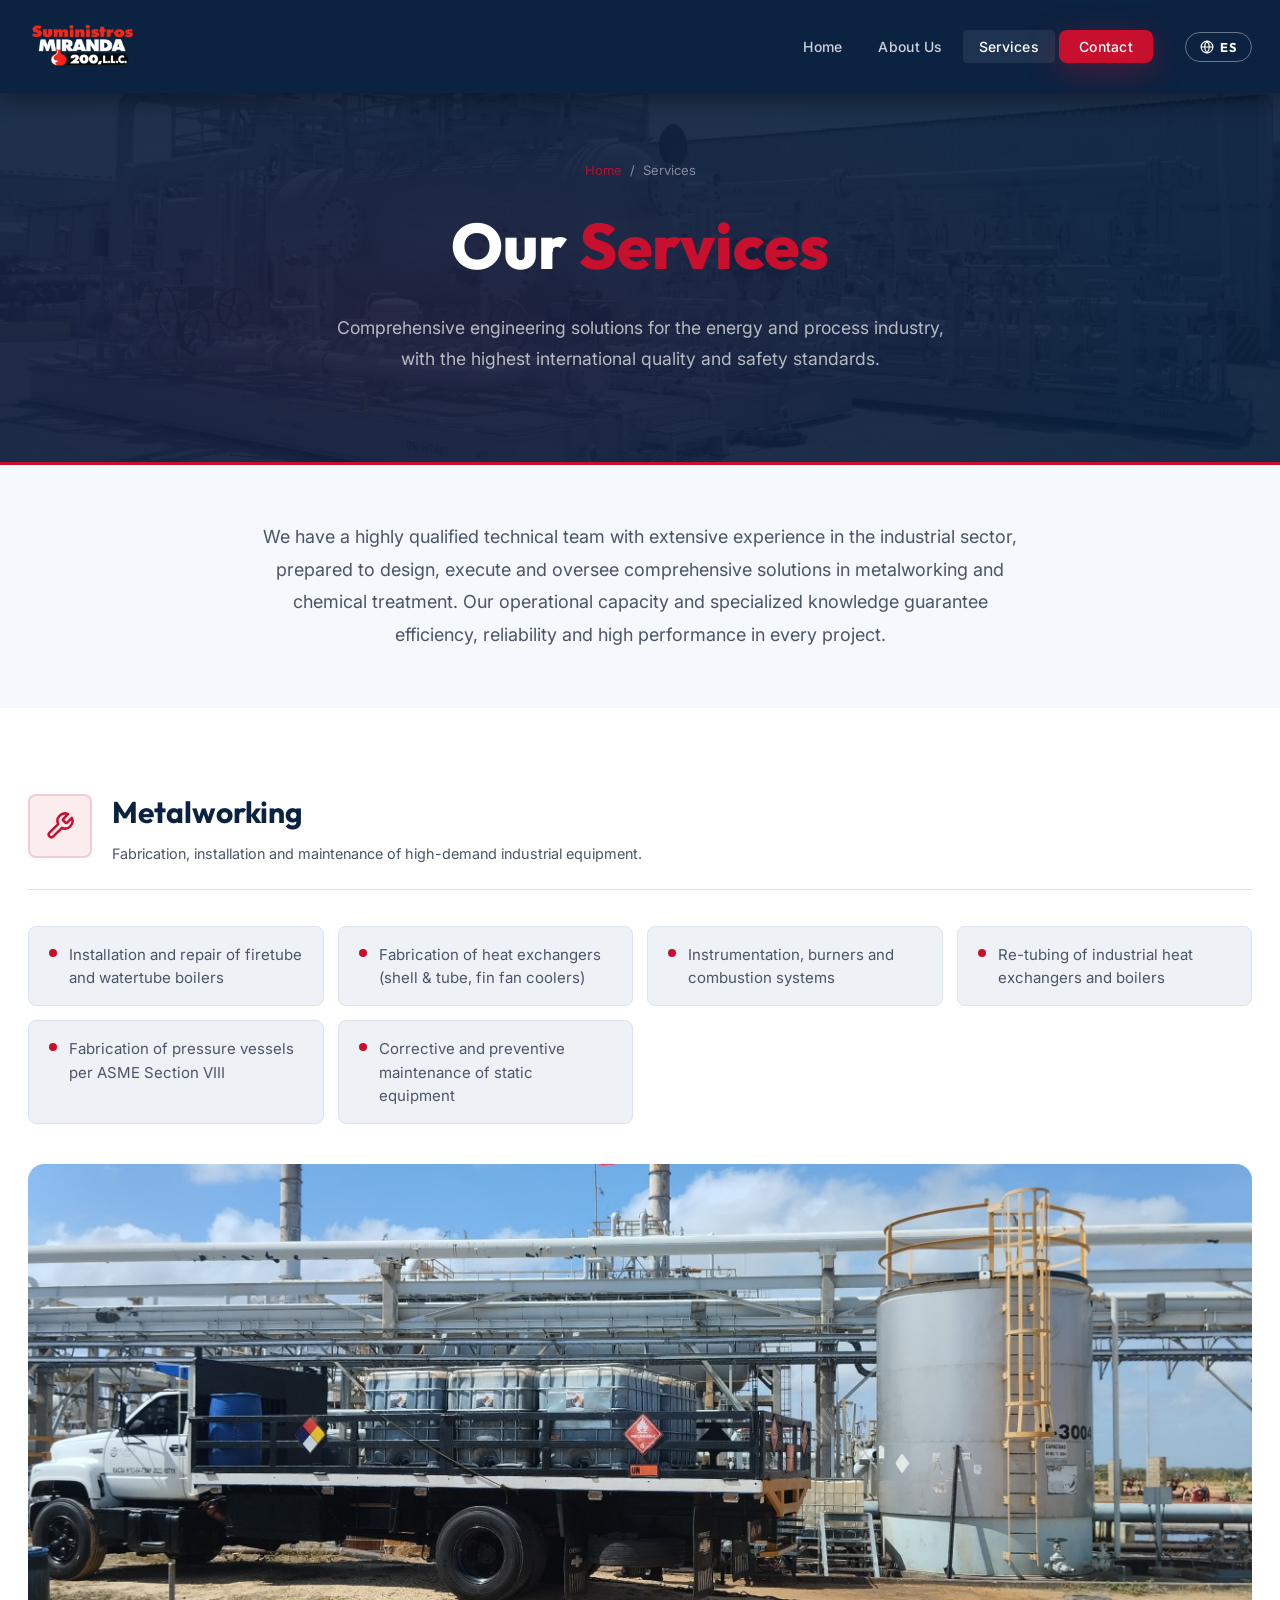
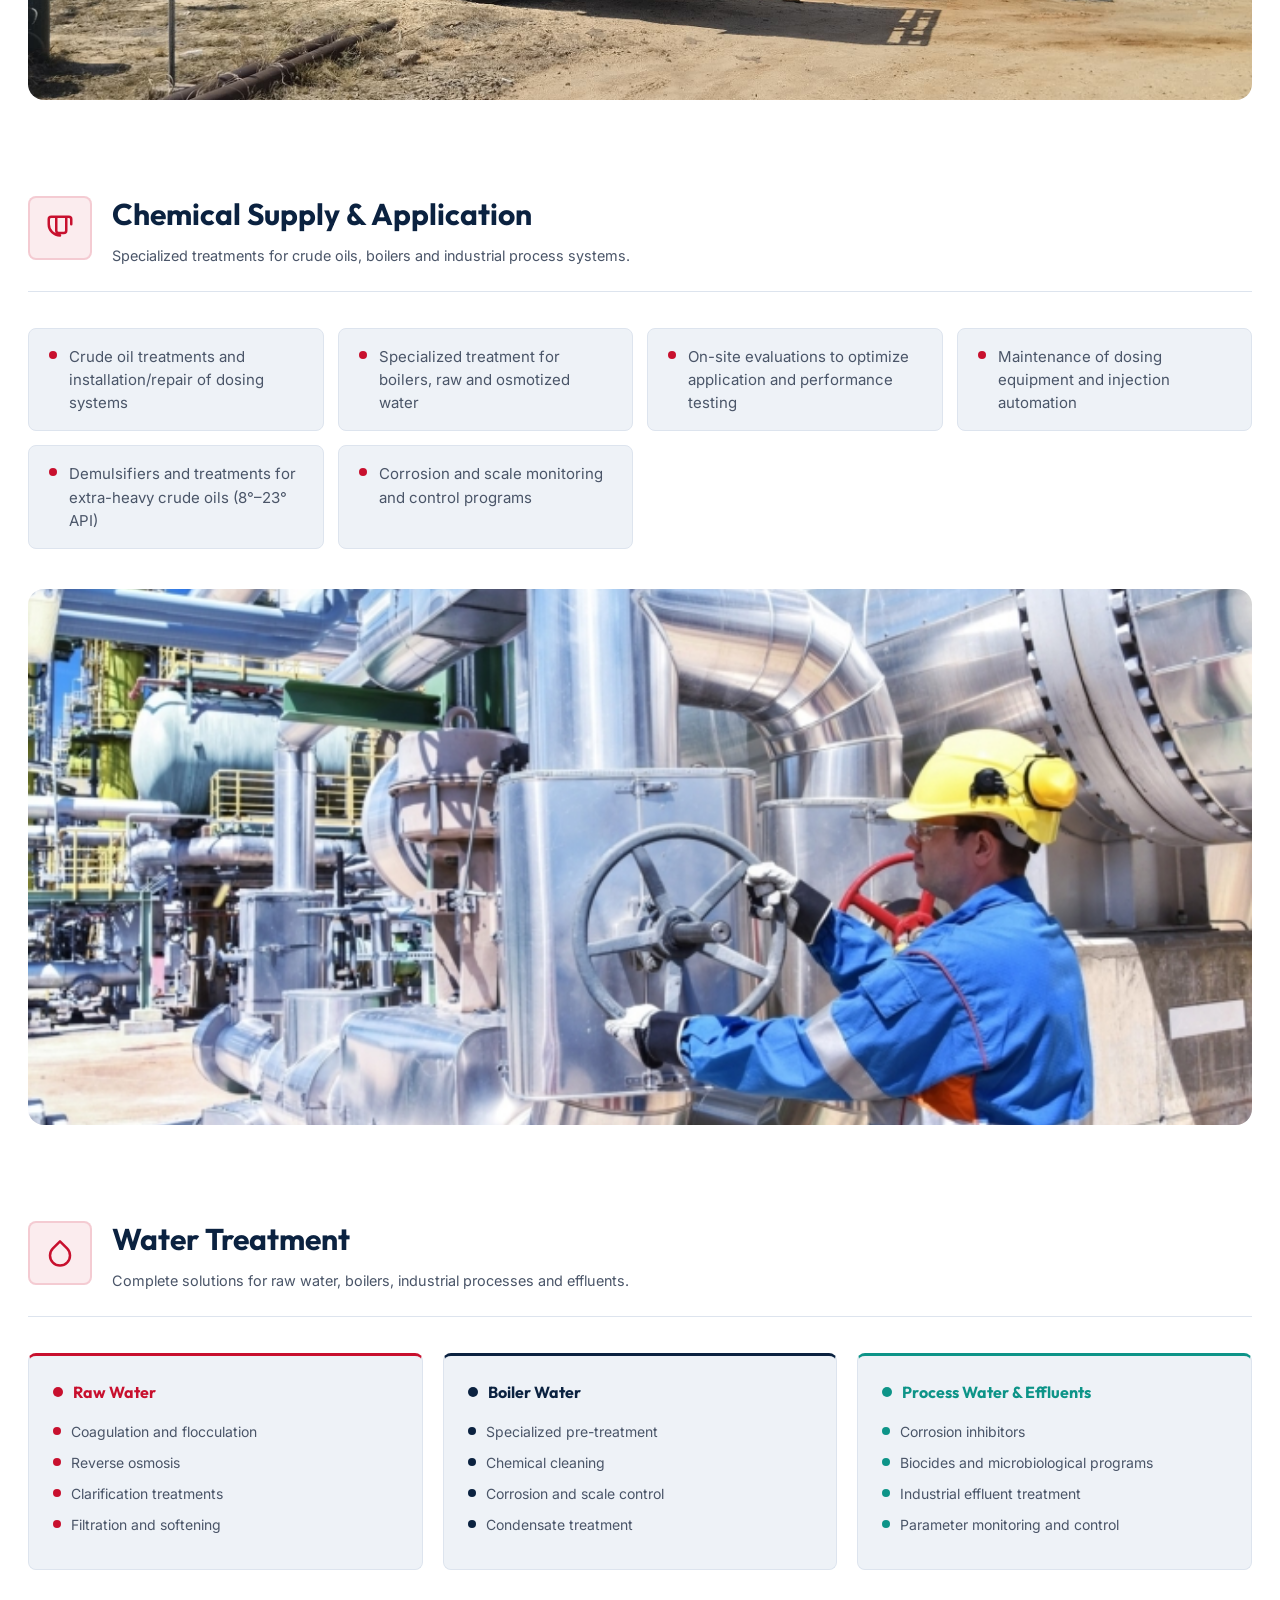
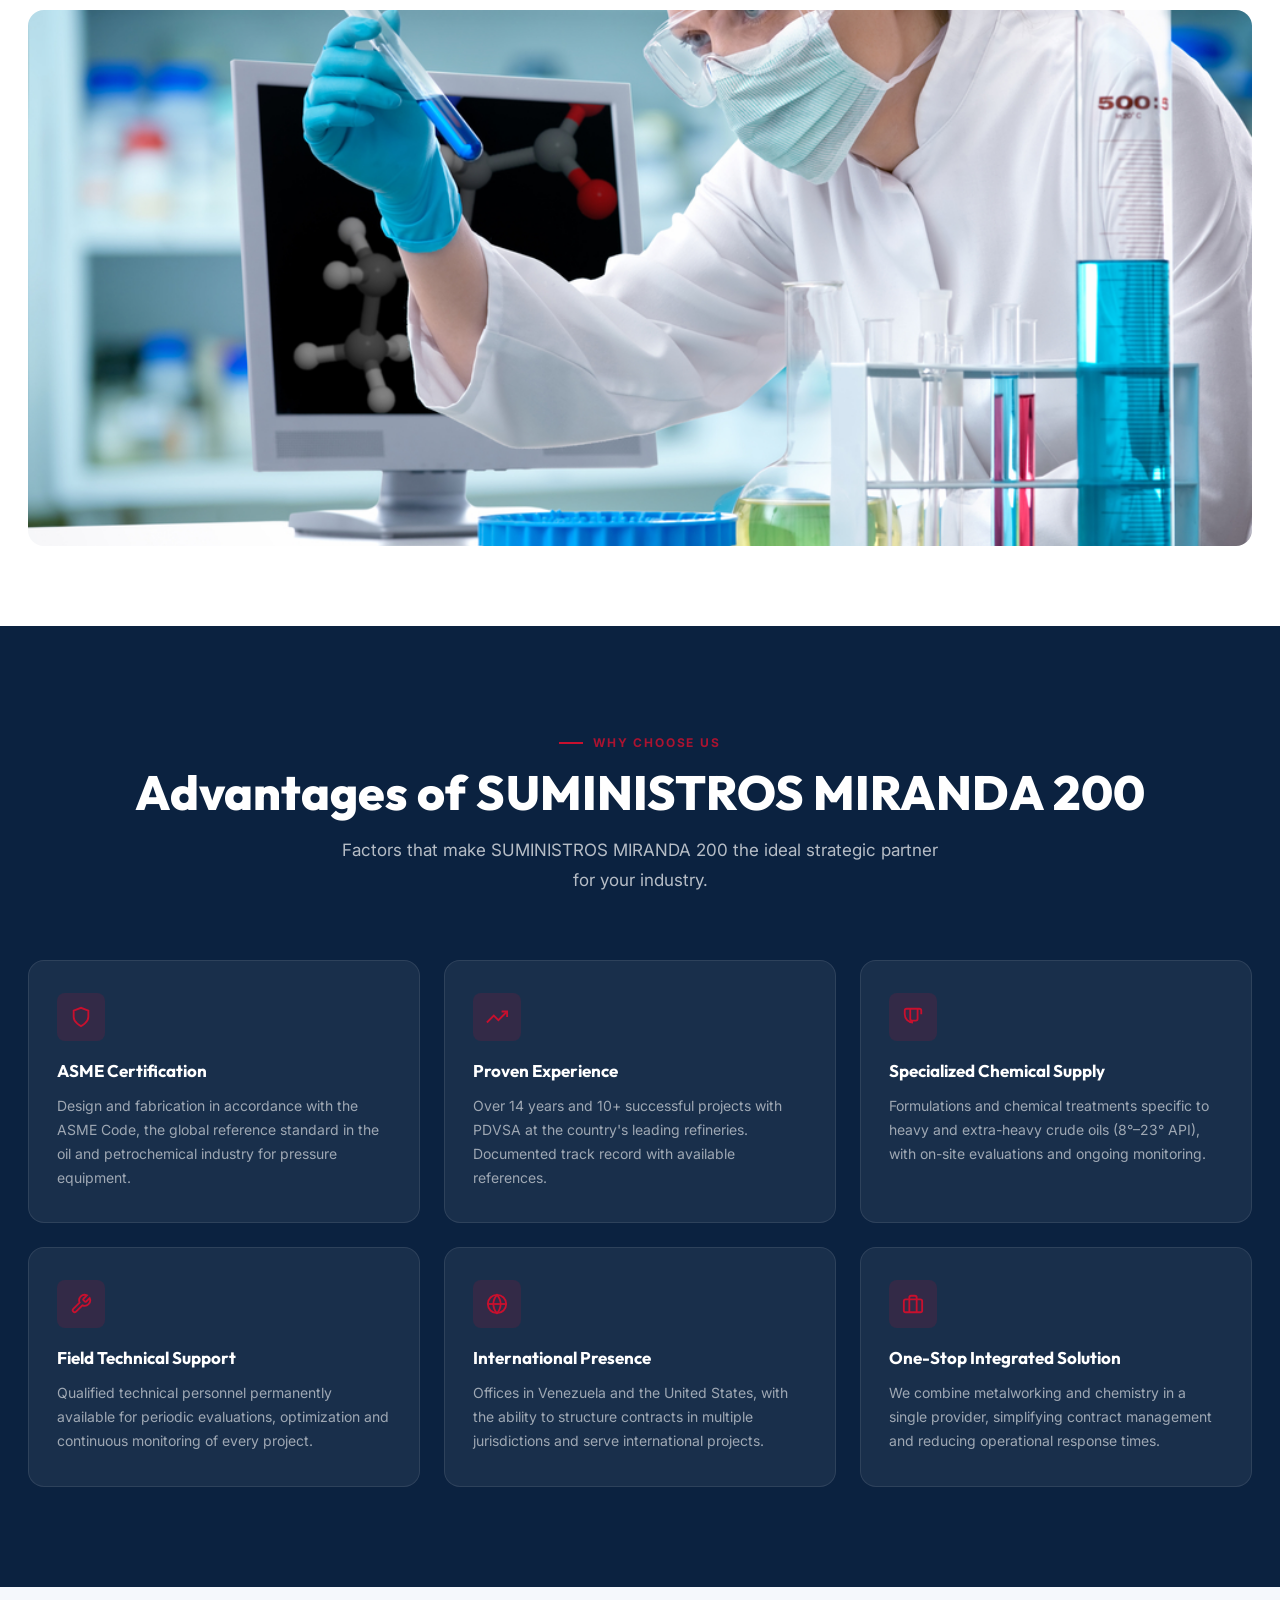
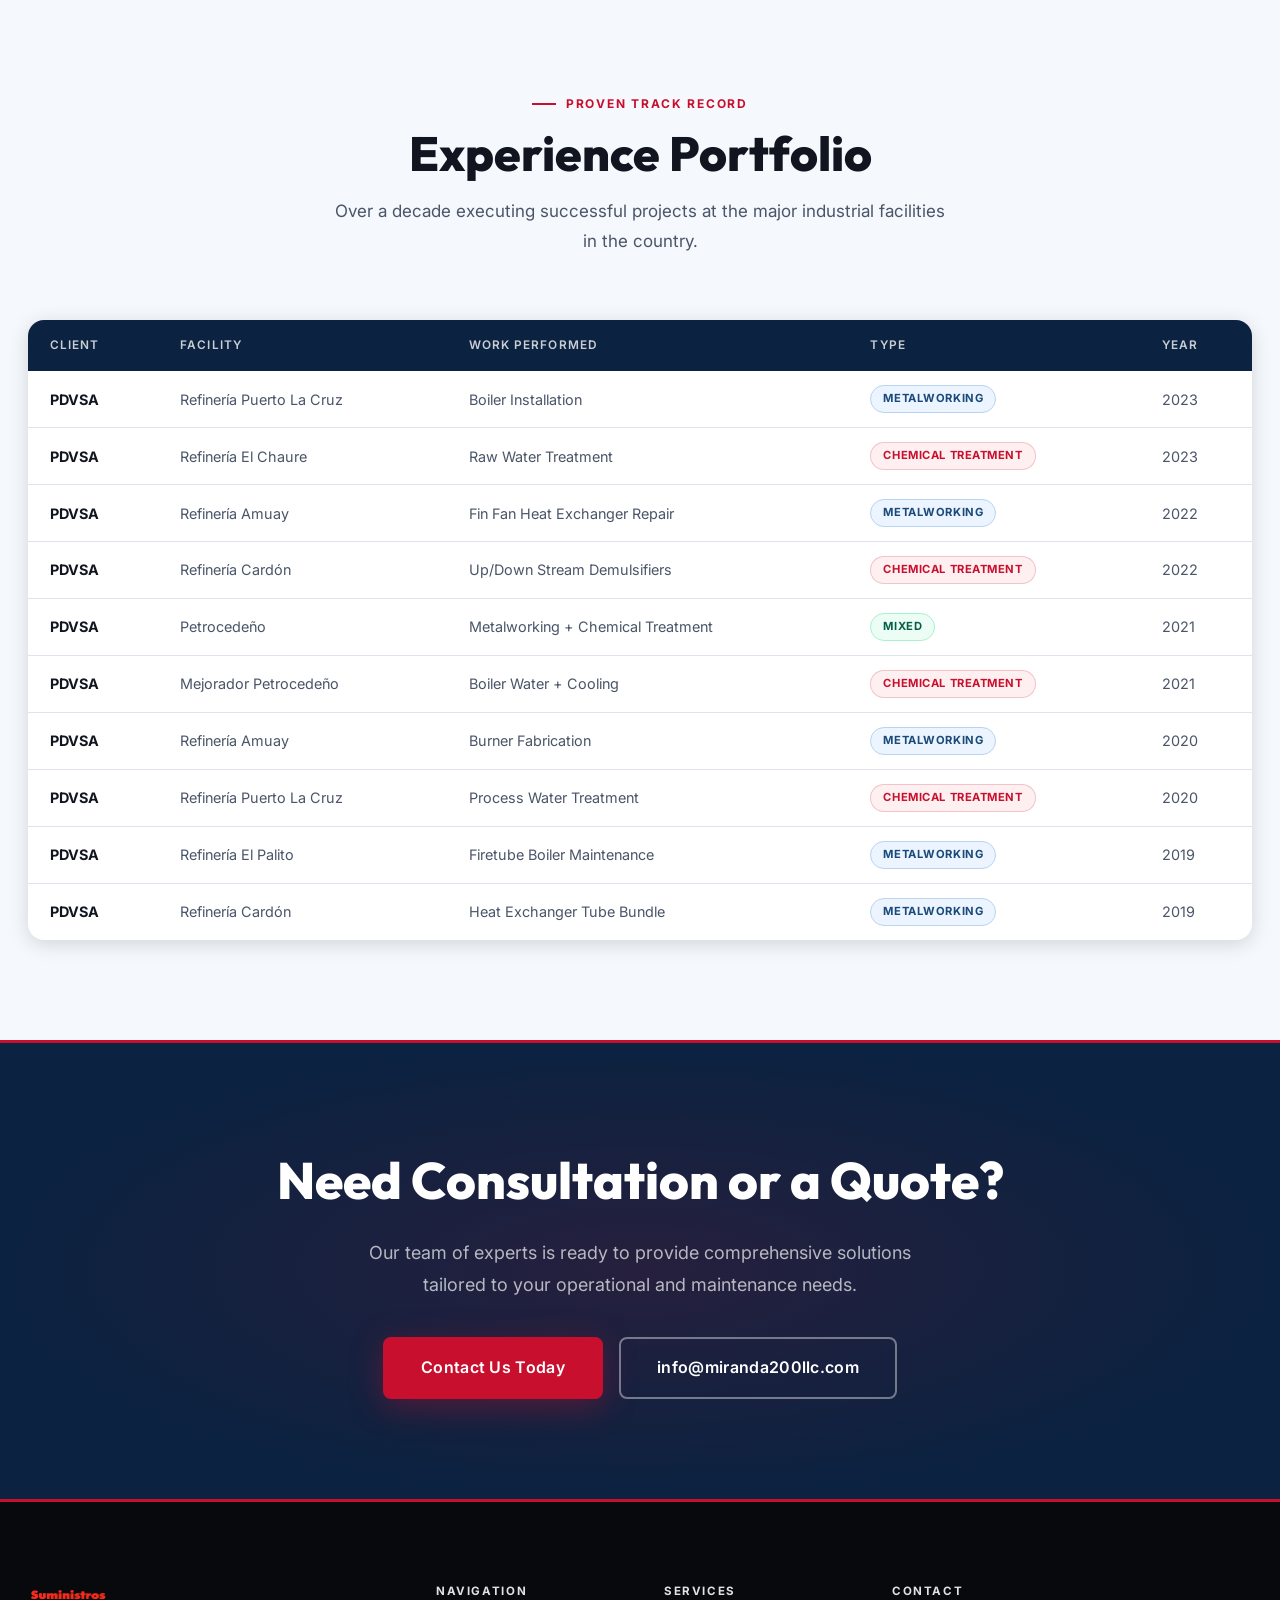
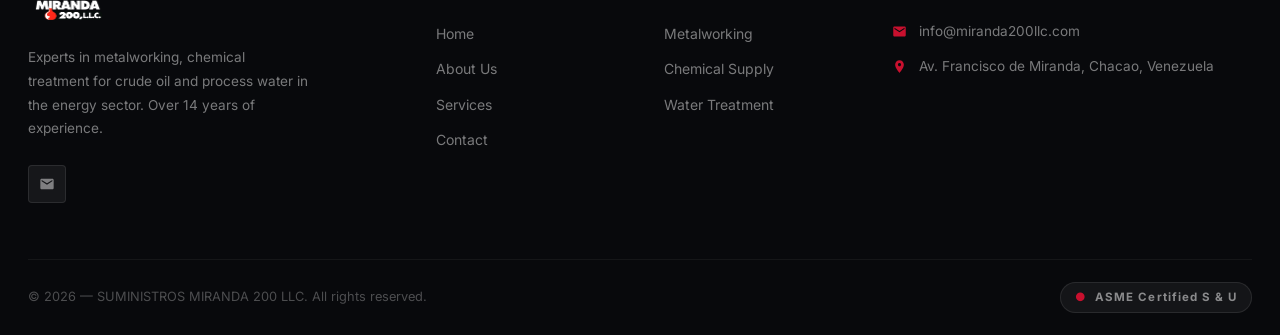
<file: servicios.html>
<!DOCTYPE html>
<html lang="es">
<head>
  <meta charset="UTF-8">
  <meta name="viewport" content="width=device-width, initial-scale=1.0">
  <meta name="description" content="Servicios — Suministros Miranda 200 LLC. Metalmecánica ASME, Suministro y Aplicación Química, Tratamiento de Aguas para la industria petrolera y energética.">
  <title>Servicios — Suministros Miranda 200 LLC</title>
  <link rel="icon" type="image/png" href="IMAGENES/favicon.png">
  <link rel="stylesheet" href="css/styles.css">
  <link rel="preconnect" href="https://fonts.googleapis.com">
  <link rel="preconnect" href="https://fonts.gstatic.com" crossorigin>
  <link href="https://fonts.googleapis.com/css2?family=Inter:wght@300;400;500;600;700;800&family=Outfit:wght@300;400;500;600;700;800;900&display=swap" rel="stylesheet">
</head>
<body>

  <!-- ═══ NAVIGATION ═══ -->
  <nav class="navbar solid" id="navbar">
    <div class="nav-container">
      <a href="index.html" class="nav-logo">
        <img src="IMAGENES/logoSinFondo3.png" alt="Suministros Miranda 200 LLC" class="logo-img"
             onerror="this.style.display='none';this.nextElementSibling.style.display='block'">
        <span class="logo-text-fallback" style="display:none;">SUMINISTROS MIRANDA 200</span>
      </a>
      <button class="nav-toggle" id="navToggle" aria-label="Abrir menú">
        <span></span><span></span><span></span>
      </button>
      <ul class="nav-menu" id="navMenu">
        <li><a href="index.html"     class="nav-link" data-i18n="nav.home">Inicio</a></li>
        <li><a href="nosotros.html"  class="nav-link" data-i18n="nav.about">Nosotros</a></li>
        <li><a href="servicios.html" class="nav-link active" data-i18n="nav.services">Servicios</a></li>
        <li><a href="contacto.html"  class="nav-link btn-red" data-i18n="nav.contact">Contacto</a></li>
      </ul>
      <button class="lang-toggle" id="langToggle" aria-label="Switch language">
        <svg viewBox="0 0 24 24" fill="none" stroke="currentColor" stroke-width="2" stroke-linecap="round" stroke-linejoin="round">
          <circle cx="12" cy="12" r="10"/><line x1="2" y1="12" x2="22" y2="12"/>
          <path d="M12 2a15.3 15.3 0 0 1 4 10 15.3 15.3 0 0 1-4 10 15.3 15.3 0 0 1-4-10 15.3 15.3 0 0 1 4-10z"/>
        </svg>
        <span id="langLabel">EN</span>
      </button>
    </div>
  </nav>

  <!-- ═══ PAGE HEADER ═══ -->
  <section class="page-header">
    <div class="page-header-bg" style="background-image:url('IMAGENES/unidad-industrial.png');"></div>
    <div class="container">
      <div class="breadcrumb">
        <a href="index.html" data-i18n="nav.home">Inicio</a>
        <span>/</span>
        <span data-i18n="svc.breadcrumb">Servicios</span>
      </div>
      <h1 data-i18n="svc.ph-title">Nuestros <span style="color:var(--red);">Servicios</span></h1>
      <p data-i18n="svc.ph-desc">Soluciones integrales de ingeniería para la industria energética y de procesos, con los más altos estándares de calidad y seguridad internacional.</p>
    </div>
  </section>

  <!-- ═══ INTRO TEXT ═══ -->
  <section style="background:var(--off-white); padding:56px 0;">
    <div class="container">
      <div style="max-width:760px; margin:0 auto; text-align:center;">
        <p style="font-size:1.125rem; color:var(--text-dark-60); line-height:1.82;" data-i18n="svc.intro">
          Contamos con un equipo técnico altamente calificado y con amplia experiencia en el sector
          industrial, preparado para diseñar, ejecutar y supervisar soluciones integrales en el área
          metalmecánica y tratamiento químico. Nuestra capacidad operativa y conocimiento especializado
          garantizan eficiencia, confiabilidad y alto desempeño en cada proyecto.
        </p>
      </div>
    </div>
  </section>

  <!-- ═══ SERVICES DETAIL ═══ -->
  <section class="services-detail">
    <div class="container">

      <!-- ── Metalmecánica ── -->
      <div class="service-section-block" id="metalmecanica">
        <div class="service-section-header">
          <div class="svc-header-icon">
            <svg viewBox="0 0 24 24" fill="none" stroke="currentColor" stroke-width="2" stroke-linecap="round" stroke-linejoin="round">
              <path d="M14.7 6.3a1 1 0 0 0 0 1.4l1.6 1.6a1 1 0 0 0 1.4 0l3.77-3.77a6 6 0 0 1-7.94 7.94l-6.91 6.91a2.12 2.12 0 0 1-3-3l6.91-6.91a6 6 0 0 1 7.94-7.94l-3.76 3.76z"/>
            </svg>
          </div>
          <div class="svc-header-text">
            <h2 data-i18n="svc.metal.title">Metalmecánica</h2>
            <p data-i18n="svc.metal.sub">Fabricación, instalación y mantenimiento de equipos industriales de alta exigencia técnica.</p>
          </div>
        </div>

        <div class="service-items-grid">
          <div class="service-item"><div class="service-item-dot"></div><p data-i18n="svc.metal.item1">Instalación y reparación de calderas pirotubulares y acuotubulares</p></div>
          <div class="service-item"><div class="service-item-dot"></div><p data-i18n="svc.metal.item2">Fabricación de intercambiadores de calor (tubo y coraza, fin fan cooler)</p></div>
          <div class="service-item"><div class="service-item-dot"></div><p data-i18n="svc.metal.item3">Instrumentación, quemadores y sistemas de combustión</p></div>
          <div class="service-item"><div class="service-item-dot"></div><p data-i18n="svc.metal.item4">Reentubado de intercambiadores y calderas industriales</p></div>
          <div class="service-item"><div class="service-item-dot"></div><p data-i18n="svc.metal.item5">Fabricación de recipientes a presión bajo norma ASME Sección VIII</p></div>
          <div class="service-item"><div class="service-item-dot"></div><p data-i18n="svc.metal.item6">Mantenimiento correctivo y preventivo de equipos estáticos</p></div>
        </div>

        <div class="service-section-img">
          <img src="IMAGENES/WhatsApp-Image-2026-02-26-aDCSDt-10.17.30-PM.jpeg"
               alt="Metalmecánica industrial — Suministros Miranda 200"
               onerror="this.src='IMAGENES/unidad-industrial.png'">
        </div>
      </div>

      <!-- ── Suministro Químico ── -->
      <div class="service-section-block" id="quimica">
        <div class="service-section-header">
          <div class="svc-header-icon">
            <svg viewBox="0 0 24 24" fill="none" stroke="currentColor" stroke-width="2" stroke-linecap="round" stroke-linejoin="round">
              <path d="M9 3H5a2 2 0 0 0-2 2v4m6-6h10a2 2 0 0 1 2 2v4M9 3v11a2 2 0 0 0 2 2h4a2 2 0 0 0 2-2V3M3 9a9 9 0 0 0 9 9"/>
            </svg>
          </div>
          <div class="svc-header-text">
            <h2 data-i18n="svc.chem.title">Suministro y Aplicación Química</h2>
            <p data-i18n="svc.chem.sub">Tratamientos especializados para crudos, calderas y sistemas de proceso industrial.</p>
          </div>
        </div>

        <div class="service-items-grid">
          <div class="service-item"><div class="service-item-dot"></div><p data-i18n="svc.chem.item1">Tratamientos de crudos e instalación y reparación de sistemas de dosificación</p></div>
          <div class="service-item"><div class="service-item-dot"></div><p data-i18n="svc.chem.item2">Tratamiento especializado para calderas, aguas crudas y osmotizadas</p></div>
          <div class="service-item"><div class="service-item-dot"></div><p data-i18n="svc.chem.item3">Evaluaciones in situ para optimizar aplicación y pruebas de desempeño</p></div>
          <div class="service-item"><div class="service-item-dot"></div><p data-i18n="svc.chem.item4">Mantenimiento de equipos de dosificación y automatización de inyecciones</p></div>
          <div class="service-item"><div class="service-item-dot"></div><p data-i18n="svc.chem.item5">Demulsificantes y tratamientos para crudos extra-pesados (8°-23° API)</p></div>
          <div class="service-item"><div class="service-item-dot"></div><p data-i18n="svc.chem.item6">Programas de monitoreo y control de corrosión e incrustaciones</p></div>
        </div>

        <div class="service-section-img">
          <img src="IMAGENES/industria-quimica.jpg"
               alt="Suministro y aplicación química — Suministros Miranda 200"
               onerror="this.parentElement.style.background='var(--gray-100)'">
        </div>
      </div>

      <!-- ── Tratamiento de Aguas ── -->
      <div class="service-section-block" id="aguas">
        <div class="service-section-header">
          <div class="svc-header-icon">
            <svg viewBox="0 0 24 24" fill="none" stroke="currentColor" stroke-width="2" stroke-linecap="round" stroke-linejoin="round">
              <path d="M12 2.69l5.66 5.66a8 8 0 1 1-11.31 0z"/>
            </svg>
          </div>
          <div class="svc-header-text">
            <h2 data-i18n="svc.water.title">Tratamiento de Aguas</h2>
            <p data-i18n="svc.water.sub">Soluciones completas para agua cruda, calderas, procesos industriales y efluentes.</p>
          </div>
        </div>

        <div class="water-grid">
          <div class="water-card wr">
            <div class="water-card-header">
              <div class="water-dot r"></div>
              <h4 data-i18n="svc.water.raw-title">Agua Cruda</h4>
            </div>
            <div class="water-item"><div class="service-item-dot"></div><p data-i18n="svc.water.raw-item1">Coagulación y floculación</p></div>
            <div class="water-item"><div class="service-item-dot"></div><p data-i18n="svc.water.raw-item2">Ósmosis inversa</p></div>
            <div class="water-item"><div class="service-item-dot"></div><p data-i18n="svc.water.raw-item3">Tratamientos de clarificación</p></div>
            <div class="water-item"><div class="service-item-dot"></div><p data-i18n="svc.water.raw-item4">Filtración y ablandamiento</p></div>
          </div>
          <div class="water-card wb">
            <div class="water-card-header">
              <div class="water-dot b"></div>
              <h4 data-i18n="svc.water.boiler-title">Agua de Calderas</h4>
            </div>
            <div class="water-item"><div class="service-item-dot" style="background:var(--navy);"></div><p data-i18n="svc.water.boiler-item1">Pre-tratamiento especializado</p></div>
            <div class="water-item"><div class="service-item-dot" style="background:var(--navy);"></div><p data-i18n="svc.water.boiler-item2">Limpiezas químicas</p></div>
            <div class="water-item"><div class="service-item-dot" style="background:var(--navy);"></div><p data-i18n="svc.water.boiler-item3">Control de corrosión e incrustaciones</p></div>
            <div class="water-item"><div class="service-item-dot" style="background:var(--navy);"></div><p data-i18n="svc.water.boiler-item4">Tratamiento de condensado</p></div>
          </div>
          <div class="water-card wt">
            <div class="water-card-header">
              <div class="water-dot t"></div>
              <h4 data-i18n="svc.water.proc-title">Aguas de Proceso y Efluentes</h4>
            </div>
            <div class="water-item"><div class="service-item-dot" style="background:#0D9488;"></div><p data-i18n="svc.water.proc-item1">Inhibidores de corrosión</p></div>
            <div class="water-item"><div class="service-item-dot" style="background:#0D9488;"></div><p data-i18n="svc.water.proc-item2">Biocidas y programas microbiológicos</p></div>
            <div class="water-item"><div class="service-item-dot" style="background:#0D9488;"></div><p data-i18n="svc.water.proc-item3">Tratamiento de efluentes industriales</p></div>
            <div class="water-item"><div class="service-item-dot" style="background:#0D9488;"></div><p data-i18n="svc.water.proc-item4">Monitoreo y control de parámetros</p></div>
          </div>
        </div>

        <div class="service-section-img">
          <img src="IMAGENES/analisis-rapidos.jpg"
               alt="Tratamiento de aguas industriales — Suministros Miranda 200"
               onerror="this.src='IMAGENES/Gemini_Generated_Image_tvtrhrtvtrhrtvtr.png'">
        </div>
      </div>

    </div>
  </section>

  <!-- ═══ ADVANTAGES ═══ -->
  <section class="advantages-section section">
    <div class="container">
      <div class="section-header">
        <div class="section-label" style="color:rgba(200,16,46,0.85);" data-i18n="adv.label">Por Qué Elegirnos</div>
        <h2 class="section-title on-navy" data-i18n="adv.title">Ventajas de Suministros Miranda 200</h2>
        <p class="section-desc on-dark" data-i18n="adv.desc">Factores que hacen de Suministros Miranda 200 el aliado estratégico ideal para su industria.</p>
      </div>
      <div class="advantages-grid">

        <div class="advantage-card animate-fade-up">
          <div class="advantage-icon">
            <svg viewBox="0 0 24 24" fill="none" stroke="currentColor" stroke-width="2"><path d="M12 22s8-4 8-10V5l-8-3-8 3v7c0 6 8 10 8 10z"/></svg>
          </div>
          <h4 data-i18n="adv.cert-title">Certificación ASME</h4>
          <p data-i18n="adv.cert-desc">Diseño y fabricación conforme al Código ASME, el estándar de referencia global en la industria petrolera y petroquímica para equipos a presión.</p>
        </div>

        <div class="advantage-card animate-fade-up" style="animation-delay:0.1s;">
          <div class="advantage-icon">
            <svg viewBox="0 0 24 24" fill="none" stroke="currentColor" stroke-width="2"><polyline points="23 6 13.5 15.5 8.5 10.5 1 18"/><polyline points="17 6 23 6 23 12"/></svg>
          </div>
          <h4 data-i18n="adv.exp-title">Experiencia Comprobada</h4>
          <p data-i18n="adv.exp-desc">Más de 14 años y 10+ proyectos exitosos con PDVSA en las principales refinerías del país. Trayectoria documentada y referencias disponibles.</p>
        </div>

        <div class="advantage-card animate-fade-up" style="animation-delay:0.2s;">
          <div class="advantage-icon">
            <svg viewBox="0 0 24 24" fill="none" stroke="currentColor" stroke-width="2"><path d="M9 3H5a2 2 0 0 0-2 2v4m6-6h10a2 2 0 0 1 2 2v4M9 3v11a2 2 0 0 0 2 2h4a2 2 0 0 0 2-2V3M3 9a9 9 0 0 0 9 9"/></svg>
          </div>
          <h4 data-i18n="adv.chem-title">Suministro Químico Especializado</h4>
          <p data-i18n="adv.chem-desc">Formulaciones y tratamientos químicos específicos para crudos pesados y extrapesados (8°-23° API), con evaluaciones in situ y seguimiento continuo.</p>
        </div>

        <div class="advantage-card animate-fade-up" style="animation-delay:0.1s;">
          <div class="advantage-icon">
            <svg viewBox="0 0 24 24" fill="none" stroke="currentColor" stroke-width="2"><path d="M14.7 6.3a1 1 0 0 0 0 1.4l1.6 1.6a1 1 0 0 0 1.4 0l3.77-3.77a6 6 0 0 1-7.94 7.94l-6.91 6.91a2.12 2.12 0 0 1-3-3l6.91-6.91a6 6 0 0 1 7.94-7.94l-3.76 3.76z"/></svg>
          </div>
          <h4 data-i18n="adv.field-title">Acompañamiento Técnico en Campo</h4>
          <p data-i18n="adv.field-desc">Personal técnico calificado permanentemente disponible para evaluaciones periódicas, optimización y seguimiento continuo de cada proyecto.</p>
        </div>

        <div class="advantage-card animate-fade-up" style="animation-delay:0.2s;">
          <div class="advantage-icon">
            <svg viewBox="0 0 24 24" fill="none" stroke="currentColor" stroke-width="2"><circle cx="12" cy="12" r="10"/><line x1="2" y1="12" x2="22" y2="12"/><path d="M12 2a15.3 15.3 0 0 1 4 10 15.3 15.3 0 0 1-4 10 15.3 15.3 0 0 1-4-10 15.3 15.3 0 0 1 4-10z"/></svg>
          </div>
          <h4 data-i18n="adv.intl-title">Presencia Internacional</h4>
          <p data-i18n="adv.intl-desc">Oficinas en Venezuela y Estados Unidos, con capacidad para estructurar contratos en múltiples jurisdicciones y atender proyectos internacionales.</p>
        </div>

        <div class="advantage-card animate-fade-up" style="animation-delay:0.3s;">
          <div class="advantage-icon">
            <svg viewBox="0 0 24 24" fill="none" stroke="currentColor" stroke-width="2"><rect x="2" y="7" width="20" height="14" rx="2" ry="2"/><path d="M16 21V5a2 2 0 0 0-2-2h-4a2 2 0 0 0-2 2v16"/></svg>
          </div>
          <h4 data-i18n="adv.intgr-title">Solución Integral Bajo un Solo Techo</h4>
          <p data-i18n="adv.intgr-desc">Combinamos metalmecánica y química en un solo proveedor, simplificando la gestión de contratos y reduciendo tiempos de respuesta operativa.</p>
        </div>

      </div>
    </div>
  </section>

  <!-- ═══ PORTFOLIO TABLE ═══ -->
  <section class="portfolio-section section">
    <div class="container">
      <div class="section-header">
        <div class="section-label" style="color:var(--red);" data-i18n="port2.label">Trayectoria Comprobada</div>
        <h2 class="section-title on-light" data-i18n="port2.title">Portafolio de Experiencias</h2>
        <p class="section-desc on-light" data-i18n="port2.desc">Más de una década ejecutando proyectos exitosos en las principales instalaciones industriales del país.</p>
      </div>
      <div class="portfolio-table-wrapper">
        <table class="portfolio-table">
          <thead>
            <tr>
              <th data-i18n="port.th-client">Cliente</th>
              <th data-i18n="port.th-install">Instalación</th>
              <th data-i18n="port.th-work">Trabajo Realizado</th>
              <th data-i18n="port.th-type">Tipo</th>
              <th data-i18n="port.th-year">Año</th>
            </tr>
          </thead>
          <tbody>
            <tr><td>PDVSA</td><td>Refinería Puerto La Cruz</td><td data-i18n="port.row1-work">Instalación de Calderas</td><td><span class="tag-metal" data-i18n="tag.metal">Metalmecánica</span></td><td>2023</td></tr>
            <tr><td>PDVSA</td><td>Refinería El Chaure</td><td data-i18n="port.row2-work">Tratamiento Agua Cruda</td><td><span class="tag-quim" data-i18n="tag.chem">Tratamiento Químico</span></td><td>2023</td></tr>
            <tr><td>PDVSA</td><td>Refinería Amuay</td><td data-i18n="port.row3-work">Reparación Intercambiadores Fin Fan</td><td><span class="tag-metal" data-i18n="tag.metal">Metalmecánica</span></td><td>2022</td></tr>
            <tr><td>PDVSA</td><td>Refinería Cardón</td><td data-i18n="port.row4-work">Up/Down Stream Demulsificantes</td><td><span class="tag-quim" data-i18n="tag.chem">Tratamiento Químico</span></td><td>2022</td></tr>
            <tr><td>PDVSA</td><td>Petrocedeño</td><td data-i18n="port.row5-work">Metalmecánica + Tratamiento Químico</td><td><span class="tag-mix" data-i18n="tag.mix">Mixto</span></td><td>2021</td></tr>
            <tr><td>PDVSA</td><td>Mejorador Petrocedeño</td><td data-i18n="port.row6-work">Agua de Calderas + Enfriamiento</td><td><span class="tag-quim" data-i18n="tag.chem">Tratamiento Químico</span></td><td>2021</td></tr>
            <tr><td>PDVSA</td><td>Refinería Amuay</td><td data-i18n="port.row7-work">Fabricación de Quemadores</td><td><span class="tag-metal" data-i18n="tag.metal">Metalmecánica</span></td><td>2020</td></tr>
            <tr><td>PDVSA</td><td>Refinería Puerto La Cruz</td><td data-i18n="port.row8-work">Tratamiento Aguas de Proceso</td><td><span class="tag-quim" data-i18n="tag.chem">Tratamiento Químico</span></td><td>2020</td></tr>
            <tr><td>PDVSA</td><td>Refinería El Palito</td><td data-i18n="port.row9-work">Mantenimiento Calderas Pirotubulares</td><td><span class="tag-metal" data-i18n="tag.metal">Metalmecánica</span></td><td>2019</td></tr>
            <tr><td>PDVSA</td><td>Refinería Cardón</td><td data-i18n="port.row10-work">Haz Tubular Intercambiador</td><td><span class="tag-metal" data-i18n="tag.metal">Metalmecánica</span></td><td>2019</td></tr>
          </tbody>
        </table>
      </div>
    </div>
  </section>

  <!-- ═══ CTA ═══ -->
  <section class="cta-section">
    <div class="container">
      <div class="cta-content">
        <h2 data-i18n="cta.svc.title">¿Necesita Asesoría o Cotización?</h2>
        <p data-i18n="cta.svc.desc">Nuestro equipo de expertos está listo para brindarle soluciones integrales a la medida de sus necesidades operativas y de mantenimiento.</p>
        <div class="cta-actions">
          <a href="contacto.html" class="btn btn-red btn-lg" data-i18n="cta.svc.btn1">Contáctenos Hoy</a>
          <a href="mailto:info@miranda200llc.com" class="btn btn-outline-white btn-lg">info@miranda200llc.com</a>
        </div>
      </div>
    </div>
  </section>

  <!-- ═══ FOOTER ═══ -->
  <footer class="footer">
    <div class="container">
      <div class="footer-grid">
        <div class="footer-brand">
          <img src="IMAGENES/logoSinFondo3.png" alt="Suministros Miranda 200 LLC" class="footer-logo" onerror="this.style.display='none'">
          <p data-i18n="footer.desc">Empresa de ingeniería industrial especializada en metalmecánica, suministro químico y tratamiento de aguas para el sector energético.</p>
          <div class="footer-social">
            <a href="mailto:info@miranda200llc.com" class="social-link" aria-label="Email"><svg viewBox="0 0 24 24" fill="currentColor"><path d="M20 4H4c-1.1 0-2 .9-2 2v12c0 1.1.9 2 2 2h16c1.1 0 2-.9 2-2V6c0-1.1-.9-2-2-2zm0 4l-8 5-8-5V6l8 5 8-5v2z"/></svg></a>
          </div>
        </div>
        <div class="footer-col">
          <h4 data-i18n="footer.nav-heading">Navegación</h4>
          <ul>
            <li><a href="index.html" data-i18n="nav.home">Inicio</a></li>
            <li><a href="nosotros.html" data-i18n="nav.about">Nosotros</a></li>
            <li><a href="servicios.html" data-i18n="nav.services">Servicios</a></li>
            <li><a href="contacto.html" data-i18n="nav.contact">Contacto</a></li>
          </ul>
        </div>
        <div class="footer-col">
          <h4 data-i18n="footer.svc-heading">Servicios</h4>
          <ul>
            <li><a href="#metalmecanica" data-i18n="footer.svc.metal">Metalmecánica</a></li>
            <li><a href="#quimica" data-i18n="footer.svc.chem">Suministro Químico</a></li>
            <li><a href="#aguas" data-i18n="footer.svc.water">Tratamiento de Aguas</a></li>
          </ul>
        </div>
        <div class="footer-col">
          <h4 data-i18n="footer.contact-heading">Contacto</h4>
          <div class="footer-contact-item">
            <svg viewBox="0 0 24 24" fill="currentColor"><path d="M20 4H4c-1.1 0-2 .9-2 2v12c0 1.1.9 2 2 2h16c1.1 0 2-.9 2-2V6c0-1.1-.9-2-2-2zm0 4l-8 5-8-5V6l8 5 8-5v2z"/></svg>
            <a href="mailto:info@miranda200llc.com">info@miranda200llc.com</a>
          </div>
          <div class="footer-contact-item">
            <svg viewBox="0 0 24 24" fill="currentColor"><path d="M12 2C8.13 2 5 5.13 5 9c0 5.25 7 13 7 13s7-7.75 7-13c0-3.87-3.13-7-7-7zm0 9.5c-1.38 0-2.5-1.12-2.5-2.5s1.12-2.5 2.5-2.5 2.5 1.12 2.5 2.5-1.12 2.5-2.5 2.5z"/></svg>
            <address>Av. Francisco de Miranda, Chacao, Venezuela</address>
          </div>
        </div>
      </div>
      <div class="footer-bottom">
        <p data-i18n="footer.copyright">© 2026 — SUMINISTROS MIRANDA 200 LLC. Todos los derechos reservados.</p>
        <span class="footer-asme"><span class="asme-dot">●</span> ASME Certified S &amp; U</span>
      </div>
    </div>
  </footer>

  <script src="js/translations.js"></script>
  <script src="js/main.js"></script>
</body>
</html>
</file>
<file: css/styles.css>
/* ============================================================
   SUMINISTROS MIRANDA 200 LLC — Premium Industrial Stylesheet
   Inspired by Chevron's corporate design language
   Palette: Rojo · Negro · Blanco · Azul Oscuro · Gris
   ============================================================ */

/* ── Variables ── */
:root {
  --red: #C8102E;
  --red-dark: #9C0D23;
  --red-glow: rgba(200, 16, 46, 0.25);
  --navy: #0B2240;
  --navy-mid: #0F3460;
  --navy-light: #1A4A7A;
  --black: #08090C;
  --dark: #111520;
  --dark-card: #18202E;
  --dark-surface: #1E293B;
  --white: #FFFFFF;
  --off-white: #F5F8FC;
  --gray-50: #EEF2F7;
  --gray-100: #DDE4EE;
  --gray-300: #A8B4C8;
  --gray-500: #5A6779;
  --gray-700: #2D3748;
  --text-light: #FFFFFF;
  --text-light-70: rgba(255, 255, 255, 0.70);
  --text-light-45: rgba(255, 255, 255, 0.45);
  --text-dark: #111520;
  --text-dark-60: #4A5568;
  --text-dark-40: #8A96A8;
  --border-dark: rgba(255, 255, 255, 0.08);
  --border-light: rgba(0, 0, 0, 0.08);
  --border-red: rgba(200, 16, 46, 0.30);
  --font-sans: 'Inter', system-ui, -apple-system, sans-serif;
  --font-display: 'Outfit', sans-serif;
  --radius-sm: 4px;
  --radius-md: 8px;
  --radius-lg: 16px;
  --radius-xl: 24px;
  --radius-full: 999px;
  --shadow-sm: 0 1px 4px rgba(0, 0, 0, 0.10);
  --shadow-md: 0 4px 20px rgba(0, 0, 0, 0.15);
  --shadow-lg: 0 12px 48px rgba(0, 0, 0, 0.22);
  --shadow-red: 0 8px 32px rgba(200, 16, 46, 0.35);
  --transition: 0.28s cubic-bezier(0.4, 0, 0.2, 1);
  --transition-slow: 0.55s cubic-bezier(0.4, 0, 0.2, 1);
}

/* ── Reset ── */
*,
*::before,
*::after {
  box-sizing: border-box;
  margin: 0;
  padding: 0;
}

html {
  scroll-behavior: smooth;
  font-size: 16px;
}

body {
  font-family: var(--font-sans);
  background: var(--dark);
  color: var(--text-light);
  line-height: 1.6;
  overflow-x: hidden;
  -webkit-font-smoothing: antialiased;
}

img {
  max-width: 100%;
  height: auto;
  display: block;
}

a {
  color: inherit;
  text-decoration: none;
}

ul {
  list-style: none;
}

address {
  font-style: normal;
}

button {
  font-family: inherit;
  cursor: pointer;
}

/* ── Layout ── */
.container {
  max-width: 1320px;
  margin: 0 auto;
  padding: 0 28px;
}

.section {
  padding: 100px 0;
}

.section-sm {
  padding: 64px 0;
}

.section-lg {
  padding: 140px 0;
}

/* ── Section Headers ── */
.section-header {
  text-align: center;
  margin-bottom: 64px;
}

.section-header-left {
  margin-bottom: 48px;
}

.section-label {
  display: inline-flex;
  align-items: center;
  gap: 10px;
  font-size: 0.75rem;
  font-weight: 700;
  letter-spacing: 0.15em;
  text-transform: uppercase;
  color: var(--red);
  margin-bottom: 14px;
}

.section-label::before {
  content: '';
  display: block;
  width: 24px;
  height: 2px;
  background: var(--red);
  flex-shrink: 0;
}

.section-title {
  font-family: var(--font-display);
  font-size: clamp(2rem, 4vw, 3rem);
  font-weight: 800;
  line-height: 1.12;
  margin-bottom: 16px;
}

.section-title.on-dark {
  color: var(--text-light);
}

.section-title.on-light {
  color: var(--text-dark);
}

.section-title.on-navy {
  color: var(--text-light);
}

.section-desc {
  font-size: 1.0625rem;
  max-width: 620px;
  margin: 0 auto;
  line-height: 1.75;
}

.section-desc.on-dark {
  color: var(--text-light-70);
}

.section-desc.on-light {
  color: var(--text-dark-60);
}

.highlight-red {
  color: var(--red);
}

/* ── Buttons ── */
.btn {
  display: inline-flex;
  align-items: center;
  justify-content: center;
  gap: 8px;
  padding: 13px 28px;
  border-radius: var(--radius-md);
  font-family: var(--font-sans);
  font-size: 0.9375rem;
  font-weight: 600;
  border: 2px solid transparent;
  transition: var(--transition);
  white-space: nowrap;
  letter-spacing: 0.02em;
}

.btn-lg {
  padding: 16px 36px;
  font-size: 1rem;
}

.btn-red {
  background: var(--red);
  color: #fff;
  border-color: var(--red);
  box-shadow: var(--shadow-red);
}

.btn-red:hover,
.btn-red:focus {
  background: var(--red-dark);
  border-color: var(--red-dark);
  transform: translateY(-2px);
  box-shadow: 0 12px 40px rgba(200, 16, 46, 0.45);
}

.btn-outline-white {
  background: transparent;
  color: #fff;
  border-color: rgba(255, 255, 255, 0.40);
}

.btn-outline-white:hover,
.btn-outline-white:focus {
  background: rgba(255, 255, 255, 0.12);
  border-color: #fff;
  transform: translateY(-2px);
}

.btn-outline-navy {
  background: transparent;
  color: var(--navy);
  border-color: var(--navy);
}

.btn-outline-navy:hover {
  background: var(--navy);
  color: #fff;
  transform: translateY(-2px);
}

.btn-navy {
  background: var(--navy);
  color: #fff;
  border-color: var(--navy);
}

.btn-navy:hover {
  background: var(--navy-mid);
  transform: translateY(-2px);
}

/* ── Navigation ── */
.navbar {
  position: fixed;
  top: 0;
  left: 0;
  width: 100%;
  z-index: 1000;
  padding: 22px 0;
  transition: background var(--transition), padding var(--transition), box-shadow var(--transition);
}

.navbar.scrolled {
  background: var(--navy);
  padding: 12px 0;
  box-shadow: 0 4px 24px rgba(0, 0, 0, 0.45);
}

.navbar.solid {
  background: var(--navy);
  padding: 14px 0;
  box-shadow: 0 4px 24px rgba(0, 0, 0, 0.45);
}

.nav-container {
  max-width: 1320px;
  margin: 0 auto;
  padding: 0 28px;
  display: flex;
  align-items: center;
  justify-content: flex-start;
  gap: 32px;
}

.nav-logo {
  flex-shrink: 0;
  display: flex;
  align-items: center;
}

.logo-img {
  height: 65px;
  width: auto;
  object-fit: contain;
  filter: brightness(1.1);
}

.logo-text-fallback {
  font-family: var(--font-display);
  font-size: 1rem;
  font-weight: 800;
  color: #fff;
  letter-spacing: 0.05em;
}

.nav-menu {
  display: flex;
  align-items: center;
  gap: 4px;
  margin-left: auto;
}

.nav-link {
  padding: 8px 16px;
  border-radius: var(--radius-sm);
  font-size: 0.875rem;
  font-weight: 500;
  color: rgba(255, 255, 255, 0.80);
  transition: var(--transition);
  letter-spacing: 0.02em;
}

.nav-link:hover,
.nav-link.active {
  color: #fff;
  background: rgba(255, 255, 255, 0.08);
}

.nav-link.btn-red {
  color: #fff !important;
  background: var(--red);
  border-radius: var(--radius-md);
  padding: 8px 20px;
}

.nav-link.btn-red:hover {
  background: var(--red-dark);
}

.nav-toggle {
  display: none;
  flex-direction: column;
  gap: 5px;
  background: none;
  border: none;
  padding: 4px;
}

.nav-toggle span {
  display: block;
  width: 24px;
  height: 2px;
  background: #fff;
  border-radius: 2px;
  transition: var(--transition);
}

/* ── Hero ── */
.hero {
  min-height: 100vh;
  position: relative;
  display: flex;
  align-items: center;
  overflow: hidden;
  background: var(--navy);
}

.hero-bg {
  position: absolute;
  inset: 0;
  background-size: cover;
  background-position: center 30%;
  opacity: 0.20;
}

.hero-overlay {
  position: absolute;
  inset: 0;
  background: linear-gradient(105deg,
      rgba(11, 34, 64, 0.96) 0%,
      rgba(11, 34, 64, 0.78) 50%,
      rgba(11, 34, 64, 0.45) 100%);
}

.hero-particles {
  position: absolute;
  inset: 0;
  overflow: hidden;
  pointer-events: none;
  z-index: 1;
}

.particle {
  position: absolute;
  border-radius: 50%;
  animation: float-particle linear infinite;
  opacity: 0;
}

.hero-content {
  position: relative;
  z-index: 2;
  max-width: 1320px;
  margin: 0 auto;
  padding: 120px 28px 80px;
  display: grid;
  grid-template-columns: 1.2fr 0.8fr;
  align-items: center;
  gap: 60px;
  width: 100%;
}

.hero-badge {
  display: inline-flex;
  align-items: center;
  gap: 10px;
  background: rgba(200, 16, 46, 0.15);
  border: 1px solid rgba(200, 16, 46, 0.40);
  color: #fff;
  padding: 7px 16px;
  border-radius: var(--radius-full);
  font-size: 0.78rem;
  font-weight: 700;
  letter-spacing: 0.1em;
  text-transform: uppercase;
  margin-bottom: 24px;
  animation: fadeInDown 0.8s ease forwards;
}

.badge-dot {
  width: 8px;
  height: 8px;
  border-radius: 50%;
  background: var(--red);
  animation: pulse-dot 2s ease infinite;
  flex-shrink: 0;
}

.hero-title {
  font-family: var(--font-display);
  font-size: clamp(2.8rem, 5.5vw, 4.75rem);
  font-weight: 800;
  line-height: 1.06;
  color: #fff;
  margin-bottom: 22px;
  animation: fadeInUp 0.8s ease 0.2s both;
}

.hero-title .accent {
  color: var(--red);
}

.hero-desc {
  font-size: clamp(1rem, 1.4vw, 1.175rem);
  color: rgba(255, 255, 255, 0.72);
  max-width: 520px;
  line-height: 1.78;
  margin-bottom: 36px;
  animation: fadeInUp 0.8s ease 0.35s both;
}

.hero-actions {
  display: flex;
  flex-wrap: wrap;
  gap: 16px;
  margin-bottom: 52px;
  animation: fadeInUp 0.8s ease 0.5s both;
}

.hero-stats {
  display: flex;
  align-items: center;
  gap: 32px;
  flex-wrap: wrap;
  padding-top: 36px;
  border-top: 1px solid rgba(255, 255, 255, 0.10);
  animation: fadeInUp 0.8s ease 0.6s both;
}

.hero-stat-num {
  font-family: var(--font-display);
  font-size: 1.875rem;
  font-weight: 800;
  color: var(--red);
  line-height: 1;
  display: block;
}

.hero-stat-label {
  font-size: 0.72rem;
  color: rgba(255, 255, 255, 0.50);
  text-transform: uppercase;
  letter-spacing: 0.07em;
  margin-top: 4px;
  display: block;
}

.hero-divider {
  width: 1px;
  height: 44px;
  background: rgba(255, 255, 255, 0.12);
  flex-shrink: 0;
}

.hero-panel {
  display: flex;
  flex-direction: column;
  gap: 18px;
  animation: fadeInRight 0.8s ease 0.4s both;
}

.hero-cert-card {
  background: rgba(255, 255, 255, 0.06);
  border: 1px solid rgba(255, 255, 255, 0.12);
  border-radius: var(--radius-lg);
  padding: 26px 28px;
  backdrop-filter: blur(10px);
  -webkit-backdrop-filter: blur(10px);
}

.hero-cert-card h4 {
  font-family: var(--font-display);
  font-size: 1.0625rem;
  font-weight: 700;
  color: #fff;
  margin-bottom: 8px;
}

.hero-cert-card p {
  font-size: 0.85rem;
  color: rgba(255, 255, 255, 0.62);
  line-height: 1.65;
}

.cert-badge-pill {
  display: inline-flex;
  align-items: center;
  gap: 6px;
  padding: 4px 12px;
  border-radius: var(--radius-full);
  font-size: 0.7rem;
  font-weight: 700;
  letter-spacing: 0.08em;
  text-transform: uppercase;
  margin-bottom: 12px;
}

.cert-badge-pill.red {
  background: var(--red);
  color: #fff;
}

.cert-badge-pill.navy {
  background: var(--navy-mid);
  color: #fff;
}

.hero-scroll {
  position: absolute;
  bottom: 32px;
  left: 50%;
  transform: translateX(-50%);
  display: flex;
  flex-direction: column;
  align-items: center;
  gap: 8px;
  color: rgba(255, 255, 255, 0.35);
  font-size: 0.65rem;
  letter-spacing: 0.14em;
  text-transform: uppercase;
  animation: bounce 2.5s ease infinite;
  z-index: 2;
}

.scroll-line {
  width: 1px;
  height: 40px;
  background: linear-gradient(to bottom, rgba(255, 255, 255, 0.50), transparent);
}

/* ── Numbers Bar ── */
.numbers-section {
  background: var(--navy);
  padding: 60px 0;
  position: relative;
  overflow: hidden;
}

.numbers-section::before {
  content: '';
  position: absolute;
  inset: 0;
  background: radial-gradient(ellipse at 20% 50%, rgba(200, 16, 46, 0.10) 0%, transparent 60%);
}

.numbers-section::after {
  content: '';
  position: absolute;
  top: 0;
  left: 0;
  right: 0;
  height: 3px;
  background: linear-gradient(90deg, var(--red), var(--red-dark));
}

.numbers-grid {
  display: grid;
  grid-template-columns: repeat(4, 1fr);
  gap: 0;
  position: relative;
  z-index: 1;
}

.number-item {
  text-align: center;
  padding: 20px 24px;
  border-right: 1px solid rgba(255, 255, 255, 0.09);
}

.number-item:last-child {
  border-right: none;
}

.number-value {
  font-family: var(--font-display);
  font-size: 3rem;
  font-weight: 900;
  color: var(--red);
  line-height: 1;
  display: block;
  margin-bottom: 8px;
}

.number-label {
  font-size: 0.8rem;
  color: rgba(255, 255, 255, 0.58);
  text-transform: uppercase;
  letter-spacing: 0.07em;
  font-weight: 500;
}

/* ── Services Section ── */
.services-section {
  background: var(--dark);
  padding: 100px 0;
}

.services-grid {
  display: grid;
  grid-template-columns: repeat(3, 1fr);
  gap: 24px;
}

.service-card {
  background: var(--dark-card);
  border: 1px solid var(--border-dark);
  border-radius: var(--radius-lg);
  overflow: hidden;
  transition: var(--transition);
  display: flex;
  flex-direction: column;
}

.service-card:hover {
  border-color: var(--border-red);
  transform: translateY(-6px);
  box-shadow: 0 20px 60px rgba(0, 0, 0, 0.45);
}

.service-card-img {
  position: relative;
  height: 210px;
  overflow: hidden;
  background: var(--navy);
}

.service-card-img img {
  width: 100%;
  height: 100%;
  object-fit: cover;
  transition: transform var(--transition-slow);
}

.service-card:hover .service-card-img img {
  transform: scale(1.06);
}

.service-card-img::after {
  content: '';
  position: absolute;
  inset: 0;
  background: linear-gradient(to bottom, transparent 40%, rgba(24, 32, 46, 0.95) 100%);
}

.service-card-body {
  padding: 28px 30px 32px;
  flex: 1;
  display: flex;
  flex-direction: column;
}

.service-card-icon {
  width: 48px;
  height: 48px;
  background: rgba(200, 16, 46, 0.10);
  border: 1px solid rgba(200, 16, 46, 0.20);
  border-radius: var(--radius-md);
  display: flex;
  align-items: center;
  justify-content: center;
  color: var(--red);
  margin-bottom: 18px;
  transition: var(--transition);
}

.service-card-icon svg {
  width: 24px;
  height: 24px;
}

.service-card:hover .service-card-icon {
  background: rgba(200, 16, 46, 0.20);
}

.service-card-body h3 {
  font-family: var(--font-display);
  font-size: 1.25rem;
  font-weight: 700;
  color: #fff;
  margin-bottom: 12px;
}

.service-card-body p {
  font-size: 0.9rem;
  color: rgba(255, 255, 255, 0.62);
  line-height: 1.72;
  margin-bottom: 22px;
  flex: 1;
}

.service-link {
  display: inline-flex;
  align-items: center;
  gap: 6px;
  font-size: 0.875rem;
  font-weight: 600;
  color: var(--red);
  transition: var(--transition);
  align-self: flex-start;
}

.service-link svg {
  width: 14px;
  height: 14px;
  transition: transform var(--transition);
}

.service-link:hover {
  gap: 10px;
}

.service-link:hover svg {
  transform: translateX(3px);
}

/* ── About Section ── */
.about-section {
  background: var(--off-white);
  padding: 100px 0;
}

.about-grid {
  display: grid;
  grid-template-columns: 1fr 1fr;
  gap: 80px;
  align-items: center;
}

.about-image-col {
  position: relative;
}

.about-image-wrapper {
  border-radius: var(--radius-xl);
  overflow: hidden;
  aspect-ratio: 4/5;
  position: relative;
  box-shadow: var(--shadow-lg);
}

.about-image-wrapper img {
  width: 100%;
  height: 100%;
  object-fit: cover;
  transition: transform var(--transition-slow);
}

.about-image-wrapper:hover img {
  transform: scale(1.04);
}

.about-badge {
  position: absolute;
  bottom: 24px;
  left: 24px;
  background: var(--red);
  color: #fff;
  padding: 14px 22px;
  border-radius: var(--radius-md);
  z-index: 1;
  box-shadow: var(--shadow-red);
}

.about-badge-num {
  font-family: var(--font-display);
  font-size: 1.5rem;
  font-weight: 800;
  display: block;
}

.about-badge-label {
  font-size: 0.72rem;
  opacity: 0.85;
  display: block;
  letter-spacing: 0.05em;
}

.about-content h2 {
  font-family: var(--font-display);
  font-size: clamp(1.75rem, 3vw, 2.5rem);
  font-weight: 800;
  color: var(--text-dark);
  line-height: 1.18;
  margin-bottom: 20px;
  margin-top: 12px;
}

.about-content .lead {
  font-size: 1.0625rem;
  color: var(--text-dark-60);
  line-height: 1.82;
  margin-bottom: 32px;
}

.about-highlights {
  display: flex;
  flex-direction: column;
  gap: 18px;
  margin-bottom: 36px;
}

.about-highlight-item {
  display: flex;
  gap: 16px;
  align-items: flex-start;
}

.about-check {
  width: 24px;
  height: 24px;
  background: var(--red);
  border-radius: 50%;
  display: flex;
  align-items: center;
  justify-content: center;
  flex-shrink: 0;
  margin-top: 2px;
  color: #fff;
}

.about-check svg {
  width: 12px;
  height: 12px;
}

.about-highlight-item strong {
  font-size: 0.9375rem;
  font-weight: 600;
  color: var(--text-dark);
  display: block;
  margin-bottom: 2px;
}

.about-highlight-item p {
  font-size: 0.875rem;
  color: var(--text-dark-60);
  line-height: 1.5;
}

/* ── Certification Section ── */
.cert-section {
  background: var(--white);
  padding: 80px 0;
  border-top: 1px solid var(--gray-100);
  border-bottom: 1px solid var(--gray-100);
}

.cert-grid {
  display: grid;
  grid-template-columns: 1fr 1fr;
  gap: 64px;
  align-items: center;
}

.cert-text h2 {
  font-family: var(--font-display);
  font-size: clamp(1.75rem, 3vw, 2.25rem);
  font-weight: 800;
  color: var(--text-dark);
  margin-bottom: 16px;
  margin-top: 12px;
}

.cert-text p {
  font-size: 1rem;
  color: var(--text-dark-60);
  line-height: 1.8;
  margin-bottom: 10px;
}

.cert-pills {
  display: flex;
  gap: 10px;
  flex-wrap: wrap;
  margin-top: 22px;
}

.cert-pill {
  padding: 7px 18px;
  border-radius: var(--radius-full);
  font-size: 0.8125rem;
  font-weight: 700;
  letter-spacing: 0.04em;
}

.cert-pill.solid {
  background: var(--red);
  color: #fff;
}

.cert-pill.outline {
  background: transparent;
  color: var(--navy);
  border: 2px solid var(--navy);
  padding: 5px 16px;
}

.cert-features {
  display: flex;
  flex-direction: column;
  gap: 18px;
}

.cert-feature {
  display: flex;
  gap: 16px;
  align-items: flex-start;
  padding: 20px 22px;
  background: var(--gray-50);
  border-radius: var(--radius-md);
  border-left: 3px solid var(--red);
  transition: var(--transition);
}

.cert-feature:hover {
  background: #EAF0F8;
}

.cert-feature-icon {
  width: 40px;
  height: 40px;
  background: rgba(200, 16, 46, 0.08);
  border-radius: var(--radius-sm);
  display: flex;
  align-items: center;
  justify-content: center;
  color: var(--red);
  flex-shrink: 0;
}

.cert-feature-icon svg {
  width: 20px;
  height: 20px;
}

.cert-feature h4 {
  font-size: 0.9375rem;
  font-weight: 600;
  color: var(--text-dark);
  margin-bottom: 4px;
}

.cert-feature p {
  font-size: 0.8375rem;
  color: var(--text-dark-60);
  line-height: 1.55;
}

/* ── Portfolio Table ── */
.portfolio-section {
  background: var(--off-white);
  padding: 100px 0;
}

.portfolio-table-wrapper {
  background: var(--white);
  border-radius: var(--radius-lg);
  overflow: hidden;
  box-shadow: var(--shadow-md);
  overflow-x: auto;
}

.portfolio-table {
  width: 100%;
  border-collapse: collapse;
  font-size: 0.9rem;
}

.portfolio-table thead {
  background: var(--navy);
}

.portfolio-table th {
  padding: 16px 22px;
  text-align: left;
  font-weight: 600;
  font-size: 0.74rem;
  text-transform: uppercase;
  letter-spacing: 0.09em;
  color: rgba(255, 255, 255, 0.78);
  white-space: nowrap;
}

.portfolio-table tbody tr {
  border-bottom: 1px solid var(--gray-100);
  transition: background var(--transition);
}

.portfolio-table tbody tr:last-child {
  border-bottom: none;
}

.portfolio-table tbody tr:hover {
  background: var(--gray-50);
}

.portfolio-table td {
  padding: 14px 22px;
  color: var(--text-dark-60);
  vertical-align: middle;
}

.portfolio-table td:first-child {
  font-weight: 700;
  color: var(--text-dark);
}

.tag-metal,
.tag-quim,
.tag-mix {
  display: inline-flex;
  padding: 4px 12px;
  border-radius: var(--radius-full);
  font-size: 0.7rem;
  font-weight: 700;
  letter-spacing: 0.05em;
  text-transform: uppercase;
  white-space: nowrap;
}

.tag-metal {
  background: #EBF4FF;
  color: #1A4A7A;
  border: 1px solid #B8D4F0;
}

.tag-quim {
  background: #FEF0F0;
  color: var(--red);
  border: 1px solid rgba(200, 16, 46, 0.20);
}

.tag-mix {
  background: #ECFDF5;
  color: #065F46;
  border: 1px solid #A7F3D0;
}

/* ── CTA Section ── */
.cta-section {
  position: relative;
  padding: 100px 0;
  overflow: hidden;
  text-align: center;
  background: var(--navy);
}

.cta-section::before {
  content: '';
  position: absolute;
  inset: 0;
  background: radial-gradient(ellipse at center, rgba(200, 16, 46, 0.14) 0%, transparent 70%);
}

.cta-section::after {
  content: '';
  position: absolute;
  top: 0;
  left: 0;
  right: 0;
  height: 3px;
  background: var(--red);
}

.cta-content {
  position: relative;
  z-index: 1;
}

.cta-content h2 {
  font-family: var(--font-display);
  font-size: clamp(2rem, 4vw, 3.25rem);
  font-weight: 800;
  color: #fff;
  margin-bottom: 16px;
}

.cta-content p {
  font-size: 1.125rem;
  color: rgba(255, 255, 255, 0.68);
  max-width: 560px;
  margin: 0 auto 36px;
  line-height: 1.78;
}

.cta-actions {
  display: flex;
  justify-content: center;
  flex-wrap: wrap;
  gap: 16px;
}

/* ── Footer ── */
.footer {
  background: var(--black);
  padding: 80px 0 0;
  border-top: 3px solid var(--red);
}

.footer-grid {
  display: grid;
  grid-template-columns: 2fr 1fr 1fr 2fr;
  gap: 48px;
  margin-bottom: 56px;
}

.footer-logo {
  height: 48px;
  width: auto;
  object-fit: contain;
  filter: brightness(1.2);
  margin-bottom: 16px;
}

.footer-brand>p {
  font-size: 0.85rem;
  color: rgba(255, 255, 255, 0.46);
  line-height: 1.75;
  max-width: 280px;
  margin-bottom: 24px;
}

.footer-social {
  display: flex;
  gap: 10px;
}

.social-link {
  width: 38px;
  height: 38px;
  background: rgba(255, 255, 255, 0.06);
  border: 1px solid rgba(255, 255, 255, 0.09);
  border-radius: var(--radius-sm);
  display: flex;
  align-items: center;
  justify-content: center;
  color: rgba(255, 255, 255, 0.45);
  transition: var(--transition);
}

.social-link svg {
  width: 16px;
  height: 16px;
}

.social-link:hover {
  background: var(--red);
  border-color: var(--red);
  color: #fff;
}

.footer-col h4 {
  font-size: 0.72rem;
  font-weight: 700;
  text-transform: uppercase;
  letter-spacing: 0.14em;
  color: rgba(255, 255, 255, 0.88);
  margin-bottom: 20px;
}

.footer-col ul li {
  margin-bottom: 10px;
}

.footer-col ul a {
  font-size: 0.875rem;
  color: rgba(255, 255, 255, 0.46);
  transition: var(--transition);
}

.footer-col ul a:hover {
  color: #fff;
  padding-left: 4px;
}

.footer-contact-item {
  display: flex;
  gap: 12px;
  margin-bottom: 14px;
  align-items: flex-start;
}

.footer-contact-item svg {
  width: 15px;
  height: 15px;
  color: var(--red);
  flex-shrink: 0;
  margin-top: 3px;
}

.footer-contact-item a,
.footer-contact-item address {
  font-size: 0.85rem;
  color: rgba(255, 255, 255, 0.46);
  line-height: 1.6;
  transition: var(--transition);
}

.footer-contact-item a:hover {
  color: #fff;
}

.footer-bottom {
  border-top: 1px solid rgba(255, 255, 255, 0.05);
  padding: 22px 0;
  display: flex;
  justify-content: space-between;
  align-items: center;
  flex-wrap: wrap;
  gap: 12px;
}

.footer-bottom p {
  font-size: 0.8rem;
  color: rgba(255, 255, 255, 0.28);
}

.footer-asme {
  display: inline-flex;
  align-items: center;
  gap: 8px;
  background: rgba(255, 255, 255, 0.05);
  border: 1px solid rgba(255, 255, 255, 0.09);
  border-radius: var(--radius-full);
  padding: 5px 14px;
  font-size: 0.72rem;
  font-weight: 700;
  color: rgba(255, 255, 255, 0.50);
  letter-spacing: 0.09em;
}

.footer-asme .asme-dot {
  color: var(--red);
}

/* ── Page Header (Interior Pages) ── */
.page-header {
  padding: 160px 0 90px;
  background: var(--navy);
  position: relative;
  overflow: hidden;
  text-align: center;
}

.page-header-bg {
  position: absolute;
  inset: 0;
  background-size: cover;
  background-position: center;
  opacity: 0.07;
}

.page-header::before {
  content: '';
  position: absolute;
  inset: 0;
  background: radial-gradient(ellipse at 30% 70%, rgba(200, 16, 46, 0.10) 0%, transparent 60%);
}

.page-header::after {
  content: '';
  position: absolute;
  bottom: 0;
  left: 0;
  right: 0;
  height: 3px;
  background: var(--red);
}

.page-header h1 {
  font-family: var(--font-display);
  font-size: clamp(2.5rem, 5vw, 4rem);
  font-weight: 800;
  color: #fff;
  position: relative;
  z-index: 1;
  margin-bottom: 16px;
}

.page-header p {
  font-size: 1.1rem;
  color: rgba(255, 255, 255, 0.68);
  max-width: 620px;
  margin: 0 auto;
  position: relative;
  z-index: 1;
  line-height: 1.75;
}

.breadcrumb {
  display: flex;
  align-items: center;
  justify-content: center;
  gap: 8px;
  font-size: 0.8125rem;
  color: rgba(255, 255, 255, 0.46);
  margin-bottom: 14px;
  position: relative;
  z-index: 1;
}

.breadcrumb a {
  color: rgba(200, 16, 46, 0.85);
}

.breadcrumb a:hover {
  color: #fff;
}

/* ── Nosotros: About Intro ── */
.about-intro {
  background: var(--white);
  padding: 100px 0;
}

.about-intro-grid {
  display: grid;
  grid-template-columns: 1fr 1fr;
  gap: 80px;
  align-items: center;
}

.about-intro-content h2 {
  font-family: var(--font-display);
  font-size: clamp(1.75rem, 3vw, 2.5rem);
  font-weight: 800;
  color: var(--text-dark);
  line-height: 1.18;
  margin-bottom: 20px;
  margin-top: 12px;
}

.about-intro-content p {
  font-size: 1rem;
  color: var(--text-dark-60);
  line-height: 1.82;
  margin-bottom: 20px;
}

.info-card {
  display: flex;
  gap: 16px;
  align-items: flex-start;
  padding: 22px 24px;
  border-radius: var(--radius-md);
  margin-bottom: 14px;
}

.info-card.accent-gold {
  background: rgba(200, 16, 46, 0.05);
  border: 1px solid rgba(200, 16, 46, 0.20);
  border-left: 4px solid var(--red);
}

.info-card.accent-blue {
  background: rgba(11, 34, 64, 0.04);
  border: 1px solid rgba(11, 34, 64, 0.14);
  border-left: 4px solid var(--navy);
}

.info-card-icon {
  width: 48px;
  height: 48px;
  border-radius: var(--radius-sm);
  display: flex;
  align-items: center;
  justify-content: center;
  font-size: 1.375rem;
  flex-shrink: 0;
}

.accent-gold .info-card-icon {
  background: rgba(200, 16, 46, 0.08);
}

.accent-blue .info-card-icon {
  background: rgba(11, 34, 64, 0.08);
}

.info-card h4 {
  font-family: var(--font-display);
  font-weight: 700;
  margin-bottom: 6px;
  font-size: 0.9375rem;
}

.accent-gold .info-card h4 {
  color: var(--red);
}

.accent-blue .info-card h4 {
  color: var(--navy);
}

.info-card p {
  font-size: 0.875rem;
  color: var(--text-dark-60);
  line-height: 1.65;
}

/* ── Nosotros: Mission Vision ── */
.mv-section {
  background: var(--off-white);
  padding: 100px 0;
}

.mv-grid {
  display: grid;
  grid-template-columns: repeat(3, 1fr);
  gap: 28px;
}

.mv-card {
  background: var(--white);
  border: 1px solid var(--gray-100);
  border-radius: var(--radius-lg);
  padding: 40px 32px;
  border-top: 4px solid var(--red);
  transition: var(--transition);
}

.mv-card:hover {
  transform: translateY(-4px);
  box-shadow: var(--shadow-md);
}

.mv-num {
  font-family: var(--font-display);
  font-size: 3.5rem;
  font-weight: 900;
  color: rgba(200, 16, 46, 0.07);
  line-height: 1;
  margin-bottom: -6px;
}

.mv-card h3 {
  font-family: var(--font-display);
  font-size: 1.375rem;
  font-weight: 700;
  color: var(--navy);
  margin-bottom: 14px;
}

.mv-card p {
  color: var(--text-dark-60);
  line-height: 1.82;
  font-size: 0.9375rem;
}

/* ── Nosotros: Differentiators ── */
.diff-section {
  background: var(--white);
  padding: 100px 0;
}

.diff-grid {
  display: grid;
  grid-template-columns: repeat(4, 1fr);
  gap: 20px;
}

.diff-card {
  background: var(--off-white);
  border: 1px solid var(--gray-100);
  border-radius: var(--radius-lg);
  padding: 32px 24px;
  text-align: center;
  transition: var(--transition);
}

.diff-card:hover {
  transform: translateY(-4px);
  box-shadow: var(--shadow-md);
  border-color: rgba(200, 16, 46, 0.18);
}

.diff-icon {
  width: 62px;
  height: 62px;
  background: rgba(200, 16, 46, 0.08);
  border-radius: var(--radius-md);
  display: flex;
  align-items: center;
  justify-content: center;
  color: var(--red);
  margin: 0 auto 16px;
}

.diff-icon svg {
  width: 28px;
  height: 28px;
}

.diff-card h4 {
  font-family: var(--font-display);
  font-weight: 700;
  color: var(--navy);
  margin-bottom: 10px;
  font-size: 1.0625rem;
}

.diff-card p {
  font-size: 0.875rem;
  color: var(--text-dark-60);
  line-height: 1.65;
}

/* ── Services Detail Page ── */
.services-detail {
  background: var(--white);
  padding: 80px 0;
}

.service-section-block {
  margin-bottom: 90px;
  scroll-margin-top: 100px;
}

.service-section-block:last-child {
  margin-bottom: 0;
}

.service-section-header {
  display: flex;
  align-items: center;
  gap: 20px;
  margin-bottom: 36px;
  padding-bottom: 24px;
  border-bottom: 1px solid var(--gray-100);
}

.svc-header-icon {
  width: 64px;
  height: 64px;
  background: rgba(200, 16, 46, 0.08);
  border: 2px solid rgba(200, 16, 46, 0.15);
  border-radius: var(--radius-md);
  display: flex;
  align-items: center;
  justify-content: center;
  color: var(--red);
  flex-shrink: 0;
}

.svc-header-icon svg {
  width: 30px;
  height: 30px;
}

.svc-header-text h2 {
  font-family: var(--font-display);
  font-size: 1.875rem;
  font-weight: 700;
  color: var(--navy);
  margin-bottom: 6px;
}

.svc-header-text p {
  font-size: 0.9rem;
  color: var(--text-dark-60);
}

.service-items-grid {
  display: grid;
  grid-template-columns: repeat(auto-fill, minmax(280px, 1fr));
  gap: 14px;
  margin-bottom: 40px;
}

.service-item {
  background: var(--gray-50);
  border: 1px solid var(--gray-100);
  border-radius: var(--radius-md);
  padding: 16px 20px;
  display: flex;
  align-items: flex-start;
  gap: 12px;
  transition: var(--transition);
}

.service-item:hover {
  border-color: rgba(200, 16, 46, 0.28);
  background: rgba(200, 16, 46, 0.03);
  transform: translateX(4px);
}

.service-item-dot {
  width: 8px;
  height: 8px;
  border-radius: 50%;
  background: var(--red);
  flex-shrink: 0;
  margin-top: 6px;
}

.service-item p {
  font-size: 0.9375rem;
  color: var(--text-dark-60);
  line-height: 1.55;
}

.service-section-img {
  border-radius: var(--radius-lg);
  overflow: hidden;
  aspect-ratio: 16/7;
}

.service-section-img img {
  width: 100%;
  height: 100%;
  object-fit: cover;
}

/* Water treatment sub-cards */
.water-grid {
  display: grid;
  grid-template-columns: repeat(3, 1fr);
  gap: 20px;
  margin-bottom: 40px;
}

.water-card {
  background: var(--gray-50);
  border: 1px solid var(--gray-100);
  border-radius: var(--radius-md);
  padding: 24px;
  border-top: 3px solid;
}

.water-card.wr {
  border-top-color: var(--red);
}

.water-card.wb {
  border-top-color: var(--navy);
}

.water-card.wt {
  border-top-color: #0D9488;
}

.water-card-header {
  display: flex;
  align-items: center;
  gap: 10px;
  margin-bottom: 16px;
}

.water-dot {
  width: 10px;
  height: 10px;
  border-radius: 50%;
  flex-shrink: 0;
}

.water-dot.r {
  background: var(--red);
}

.water-dot.b {
  background: var(--navy);
}

.water-dot.t {
  background: #0D9488;
}

.water-card h4 {
  font-family: var(--font-display);
  font-size: 1rem;
  font-weight: 700;
}

.water-card.wr h4 {
  color: var(--red);
}

.water-card.wb h4 {
  color: var(--navy);
}

.water-card.wt h4 {
  color: #0D9488;
}

.water-item {
  display: flex;
  gap: 10px;
  align-items: flex-start;
  margin-bottom: 10px;
}

.water-item p {
  font-size: 0.875rem;
  color: var(--text-dark-60);
  line-height: 1.5;
}

/* Advantages */
.advantages-section {
  background: var(--navy);
  padding: 100px 0;
}

.advantages-grid {
  display: grid;
  grid-template-columns: repeat(3, 1fr);
  gap: 24px;
}

.advantage-card {
  background: rgba(255, 255, 255, 0.06);
  border: 1px solid rgba(255, 255, 255, 0.09);
  border-radius: var(--radius-lg);
  padding: 32px 28px;
  transition: var(--transition);
}

.advantage-card:hover {
  background: rgba(255, 255, 255, 0.10);
  border-color: var(--border-red);
  transform: translateY(-4px);
}

.advantage-icon {
  width: 48px;
  height: 48px;
  background: rgba(200, 16, 46, 0.15);
  border-radius: var(--radius-md);
  display: flex;
  align-items: center;
  justify-content: center;
  color: var(--red);
  margin-bottom: 16px;
}

.advantage-icon svg {
  width: 22px;
  height: 22px;
}

.advantage-card h4 {
  font-family: var(--font-display);
  font-size: 1.0625rem;
  font-weight: 700;
  color: #fff;
  margin-bottom: 10px;
}

.advantage-card p {
  font-size: 0.875rem;
  color: rgba(255, 255, 255, 0.58);
  line-height: 1.72;
}

/* ── Contact Page ── */
.contact-section {
  background: var(--off-white);
  padding: 100px 0;
}

.contact-grid {
  display: flex;
  justify-content: center;
  gap: 60px;
  align-items: start;
}

.contact-info {
  max-width: 640px;
  width: 100%;
}

.contact-info h2 {
  font-family: var(--font-display);
  font-size: clamp(1.75rem, 3vw, 2.25rem);
  font-weight: 800;
  color: var(--navy);
  margin-bottom: 16px;
  margin-top: 12px;
}

.contact-info .lead {
  font-size: 1rem;
  color: var(--text-dark-60);
  line-height: 1.78;
  margin-bottom: 32px;
}

.contact-cards {
  display: flex;
  flex-direction: column;
  gap: 12px;
  margin-bottom: 24px;
}

.contact-card {
  background: var(--white);
  border: 1px solid var(--gray-100);
  border-radius: var(--radius-md);
  padding: 18px 22px;
  display: flex;
  gap: 16px;
  align-items: center;
  transition: var(--transition);
}

.contact-card:hover {
  border-color: rgba(200, 16, 46, 0.22);
  box-shadow: var(--shadow-sm);
}

.contact-card-icon {
  width: 44px;
  height: 44px;
  background: rgba(200, 16, 46, 0.08);
  border: 1px solid rgba(200, 16, 46, 0.16);
  border-radius: var(--radius-sm);
  display: flex;
  align-items: center;
  justify-content: center;
  color: var(--red);
  flex-shrink: 0;
}

.contact-card-icon svg {
  width: 20px;
  height: 20px;
}

.contact-card-label {
  font-size: 0.7rem;
  font-weight: 700;
  text-transform: uppercase;
  letter-spacing: 0.07em;
  color: var(--text-dark-40);
  margin-bottom: 3px;
}

.contact-card-value {
  font-size: 0.9375rem;
  color: var(--text-dark-60);
  line-height: 1.4;
  transition: var(--transition);
}

a.contact-card-value:hover {
  color: var(--red);
}

.response-badge {
  display: flex;
  gap: 14px;
  align-items: center;
  background: #F0FDF4;
  border: 1px solid #A7F3D0;
  border-radius: var(--radius-md);
  padding: 16px 20px;
}

.response-badge-icon {
  font-size: 1.5rem;
  flex-shrink: 0;
}

.response-badge h4 {
  font-size: 0.875rem;
  font-weight: 700;
  color: #065F46;
  margin-bottom: 2px;
}

.response-badge p {
  font-size: 0.8125rem;
  color: #047857;
}

.contact-form-card {
  background: var(--white);
  border: 1px solid var(--gray-100);
  border-radius: var(--radius-xl);
  padding: 44px;
  box-shadow: var(--shadow-md);
}

.contact-form-card h3 {
  font-family: var(--font-display);
  font-size: 1.5rem;
  font-weight: 700;
  color: var(--navy);
  margin-bottom: 6px;
}

.contact-form-card>p {
  font-size: 0.875rem;
  color: var(--text-dark-60);
  margin-bottom: 28px;
}

.form-group {
  margin-bottom: 18px;
}

.form-group label {
  display: block;
  font-size: 0.8125rem;
  font-weight: 600;
  color: var(--gray-700);
  margin-bottom: 7px;
}

.form-control {
  width: 100%;
  padding: 11px 15px;
  background: var(--off-white);
  border: 1px solid var(--gray-100);
  border-radius: var(--radius-md);
  color: var(--text-dark);
  font-family: var(--font-sans);
  font-size: 0.9375rem;
  transition: var(--transition);
  outline: none;
  appearance: none;
}

.form-control:focus {
  border-color: var(--navy);
  background: var(--white);
  box-shadow: 0 0 0 3px rgba(11, 34, 64, 0.08);
}

.form-control::placeholder {
  color: var(--text-dark-40);
}

textarea.form-control {
  min-height: 110px;
  resize: vertical;
}

.form-row {
  display: grid;
  grid-template-columns: 1fr 1fr;
  gap: 14px;
}

.form-submit {
  width: 100%;
  justify-content: center;
  padding: 14px;
  font-size: 0.9375rem;
  margin-top: 6px;
}

.form-success {
  background: #F0FDF4;
  border: 1px solid #A7F3D0;
  border-radius: var(--radius-md);
  padding: 14px 18px;
  color: #047857;
  font-size: 0.875rem;
  margin-top: 14px;
  display: none;
  text-align: center;
}

/* ── Animations ── */
@keyframes float-particle {
  0% {
    transform: translateY(100vh) rotate(0deg);
    opacity: 0;
  }

  10% {
    opacity: 0.35;
  }

  90% {
    opacity: 0.35;
  }

  100% {
    transform: translateY(-100px) rotate(360deg);
    opacity: 0;
  }
}

@keyframes fadeInDown {
  from {
    opacity: 0;
    transform: translateY(-20px);
  }

  to {
    opacity: 1;
    transform: translateY(0);
  }
}

@keyframes fadeInUp {
  from {
    opacity: 0;
    transform: translateY(24px);
  }

  to {
    opacity: 1;
    transform: translateY(0);
  }
}

@keyframes fadeInRight {
  from {
    opacity: 0;
    transform: translateX(30px);
  }

  to {
    opacity: 1;
    transform: translateX(0);
  }
}

@keyframes pulse-dot {

  0%,
  100% {
    transform: scale(1);
    opacity: 1;
  }

  50% {
    transform: scale(1.4);
    opacity: 0.7;
  }
}

@keyframes bounce {

  0%,
  100% {
    transform: translateX(-50%) translateY(0);
  }

  50% {
    transform: translateX(-50%) translateY(8px);
  }
}

.animate-fade-up {
  opacity: 0;
  transform: translateY(28px);
  transition: opacity 0.7s ease, transform 0.7s ease;
}

.animate-fade-up.visible {
  opacity: 1;
  transform: translateY(0);
}

/* ── Responsive ── */
@media (max-width: 1200px) {
  .diff-grid {
    grid-template-columns: repeat(2, 1fr);
  }
}

@media (max-width: 1024px) {
  .hero-content {
    grid-template-columns: 1fr;
  }

  .hero-panel {
    display: none;
  }

  .footer-grid {
    grid-template-columns: 1fr 1fr;
    gap: 40px;
  }

  .about-grid,
  .cert-grid,
  .contact-grid,
  .about-intro-grid {
    grid-template-columns: 1fr;
    gap: 40px;
  }

  .about-image-col,
  .about-intro-image {
    max-width: 480px;
    margin: 0 auto;
  }

  .mv-grid {
    grid-template-columns: 1fr 1fr;
  }

  .water-grid {
    grid-template-columns: 1fr;
  }
}

@media (max-width: 768px) {
  .section {
    padding: 72px 0;
  }

  .section-sm {
    padding: 50px 0;
  }

  .nav-logo {
    order: 1;
    flex: 1;
  }

  .nav-toggle {
    display: flex;
    order: 3;
  }

  .nav-menu {
    position: fixed;
    top: 0;
    right: -100%;
    bottom: 0;
    width: 280px;
    background: var(--navy);
    flex-direction: column;
    justify-content: center;
    padding: 80px 32px;
    gap: 8px;
    margin-left: 0;
    transition: right var(--transition);
    border-left: 1px solid rgba(255, 255, 255, 0.09);
  }

  .nav-menu.open {
    right: 0;
  }

  .nav-link {
    font-size: 1.1rem;
    padding: 12px 16px;
  }

  .services-grid {
    grid-template-columns: 1fr;
  }

  .numbers-grid {
    grid-template-columns: repeat(2, 1fr);
  }

  .number-item {
    border-right: none;
    border-bottom: 1px solid rgba(255, 255, 255, 0.08);
  }

  .number-item:nth-child(2n) {
    border-right: none;
  }

  .number-item:last-child,
  .number-item:nth-last-child(2):nth-child(odd) {
    border-bottom: none;
  }

  .footer-grid {
    grid-template-columns: 1fr;
  }

  .footer {
    padding: 44px 0 0;
  }

  .footer-grid {
    gap: 28px;
    margin-bottom: 36px;
    text-align: center;
  }

  .footer-brand > p {
    max-width: 100%;
    margin-left: auto;
    margin-right: auto;
  }

  .footer-social {
    justify-content: center;
  }

  .footer-col h4 {
    margin-bottom: 12px;
  }

  .footer-contact-item {
    justify-content: center;
  }

  .mv-grid {
    grid-template-columns: 1fr;
  }

  .diff-grid {
    grid-template-columns: repeat(2, 1fr);
  }

  .advantages-grid {
    grid-template-columns: 1fr;
  }

  .form-row {
    grid-template-columns: 1fr;
  }

  .contact-form-card {
    padding: 28px 22px;
  }

  .portfolio-table th,
  .portfolio-table td {
    padding: 11px 14px;
    font-size: 0.8rem;
  }

  .footer-bottom {
    flex-direction: column;
    text-align: center;
  }
}

@media (max-width: 480px) {
  .hero-actions {
    flex-direction: column;
    align-items: center;
  }

  .hero-stats {
    justify-content: center;
  }

  .hero-text {
    text-align: center;
  }

  .hero-badge {
    margin: 0 auto;
  }

  .btn {
    justify-content: center;
  }

  .cta-actions {
    flex-direction: column;
    align-items: center;
  }

  .diff-grid {
    grid-template-columns: 1fr;
  }

  .numbers-grid {
    grid-template-columns: 1fr 1fr;
  }
}

/* ── Language Toggle Button ── */
.lang-toggle {
  display: flex;
  align-items: center;
  gap: 6px;
  padding: 6px 14px;
  border: 1.5px solid rgba(255, 255, 255, 0.38);
  border-radius: var(--radius-full);
  background: transparent;
  color: var(--white);
  font-family: var(--font-display);
  font-size: 0.8rem;
  font-weight: 700;
  letter-spacing: 0.08em;
  cursor: pointer;
  transition: var(--transition);
  white-space: nowrap;
  flex-shrink: 0;
}

.lang-toggle svg {
  width: 14px;
  height: 14px;
  flex-shrink: 0;
}

.lang-toggle:hover {
  background: rgba(255, 255, 255, 0.14);
  border-color: rgba(255, 255, 255, 0.7);
}

@media (max-width: 768px) {
  .lang-toggle {
    border-color: rgba(255, 255, 255, 0.25);
    order: 2;
  }

  .nav-toggle {
    order: 3;
  }

  .nav-menu {
    order: 4;
  }
}
</file>
